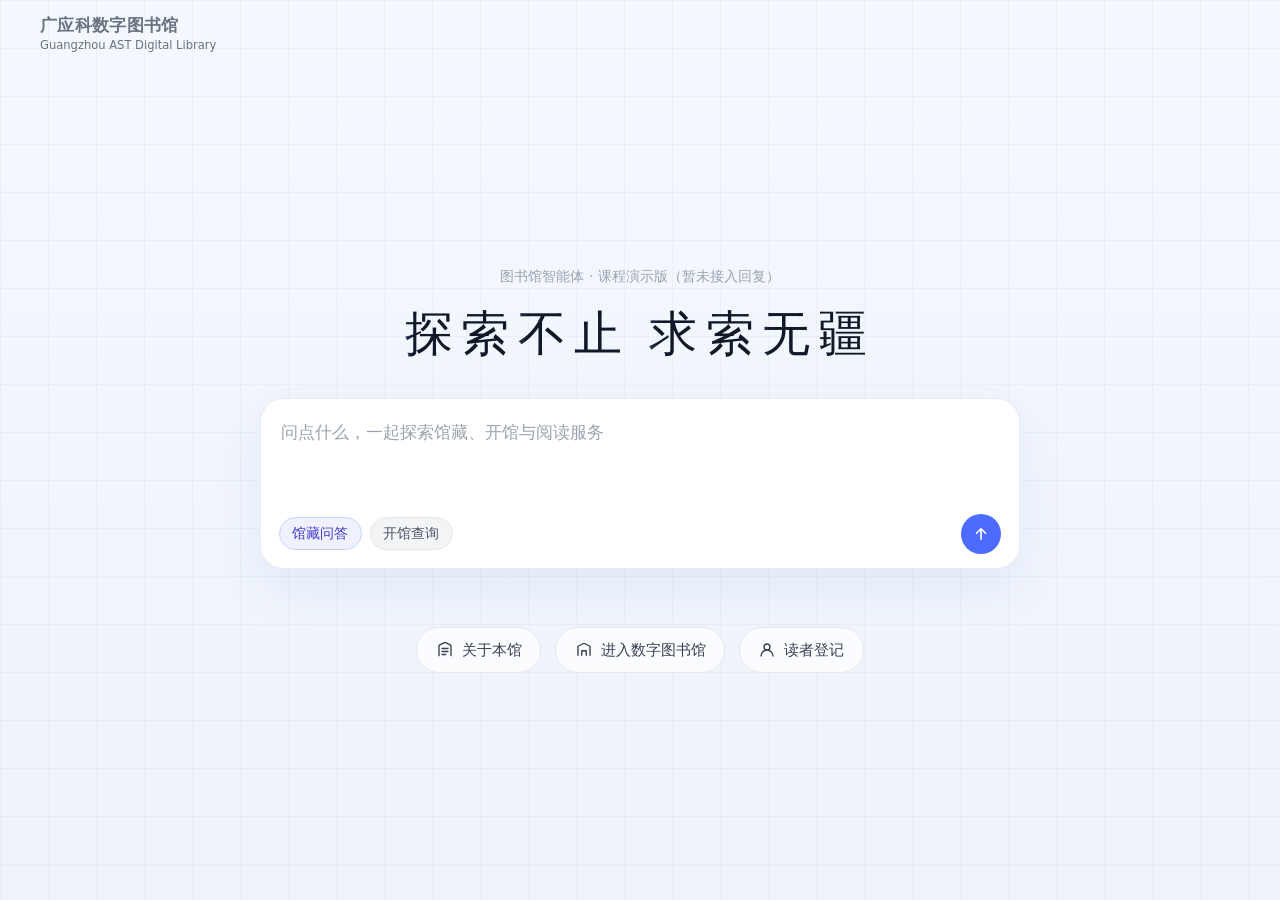
<file: index.html>
<!DOCTYPE html>
<html lang="zh-CN">
<head>
  <meta charset="UTF-8">
  <meta name="viewport" content="width=device-width, initial-scale=1.0">
  <title>广州应用科技学院数字图书馆</title>
  <link rel="stylesheet" href="css/portal.css">
</head>
<body>
  <header class="portal-header">
    <a class="portal-brand" href="index.html" aria-label="数字图书馆门户">
      <span>
        <strong>广应科数字图书馆</strong>
        <span>Guangzhou AST Digital Library</span>
      </span>
    </a>
  </header>

  <main class="portal-main">
    <p class="portal-note">图书馆智能体 · 课程演示版（暂未接入回复）</p>
    <h1 class="portal-title" aria-label="探索不止 求索无疆">
      <span class="title-part">探索</span><span class="title-part">不止</span><span class="title-space"> </span><span class="title-part">求索</span><span class="title-part">无疆</span>
    </h1>

    <form class="agent-box" id="agentForm" autocomplete="off">
      <textarea id="agentInput" rows="3" placeholder="问点什么，一起探索馆藏、开馆与阅读服务"></textarea>
      <div class="agent-toolbar">
        <div class="agent-chips">
          <span class="chip active">馆藏问答</span>
          <span class="chip">开馆查询</span>
        </div>
        <button class="send-btn" type="submit" aria-label="发送">
          <svg viewBox="0 0 24 24" fill="none" aria-hidden="true">
            <path d="M12 19V5M12 5l-6 6M12 5l6 6" stroke="currentColor" stroke-width="2.2" stroke-linecap="round" stroke-linejoin="round"/>
          </svg>
        </button>
      </div>
    </form>
    <div class="agent-tip" id="agentTip"></div>

    <nav class="portal-actions" aria-label="快捷入口">
      <a class="action-btn" href="group.html">
        <svg viewBox="0 0 24 24" fill="none" aria-hidden="true">
          <path d="M4 19.5V6.8c0-.7.4-1.3 1-1.6l6-3.1c.6-.3 1.4-.3 2 0l6 3.1c.6.3 1 .9 1 1.6v12.7" stroke="currentColor" stroke-width="1.8" stroke-linecap="round"/>
          <path d="M8 10h8M8 14h8M8 18h5" stroke="currentColor" stroke-width="1.8" stroke-linecap="round"/>
        </svg>
        关于本馆
      </a>
      <a class="action-btn" href="home.html">
        <svg viewBox="0 0 24 24" fill="none" aria-hidden="true">
          <path d="M4 19V7l8-4 8 4v12" stroke="currentColor" stroke-width="1.8" stroke-linecap="round" stroke-linejoin="round"/>
          <path d="M9 19v-6h6v6" stroke="currentColor" stroke-width="1.8" stroke-linecap="round" stroke-linejoin="round"/>
        </svg>
        进入数字图书馆
      </a>
      <a class="action-btn" href="register.html">
        <svg viewBox="0 0 24 24" fill="none" aria-hidden="true">
          <path d="M12 12a4 4 0 1 0-4-4 4 4 0 0 0 4 4Z" stroke="currentColor" stroke-width="1.8"/>
          <path d="M4 20a8 8 0 0 1 16 0" stroke="currentColor" stroke-width="1.8" stroke-linecap="round"/>
        </svg>
        读者登记
      </a>
    </nav>
  </main>

  <script>
    (function () {
      const form = document.getElementById("agentForm");
      const input = document.getElementById("agentInput");
      const tip = document.getElementById("agentTip");
      form.addEventListener("submit", function (e) {
        e.preventDefault();
        tip.textContent = "图书馆智能体暂未接入，请先通过下方入口进入数字图书馆。";
        input.blur();
      });
      input.addEventListener("keydown", function (e) {
        if (e.key === "Enter" && !e.shiftKey) {
          e.preventDefault();
          form.requestSubmit();
        }
      });
    })();
  </script>
</body>
</html>
</file>
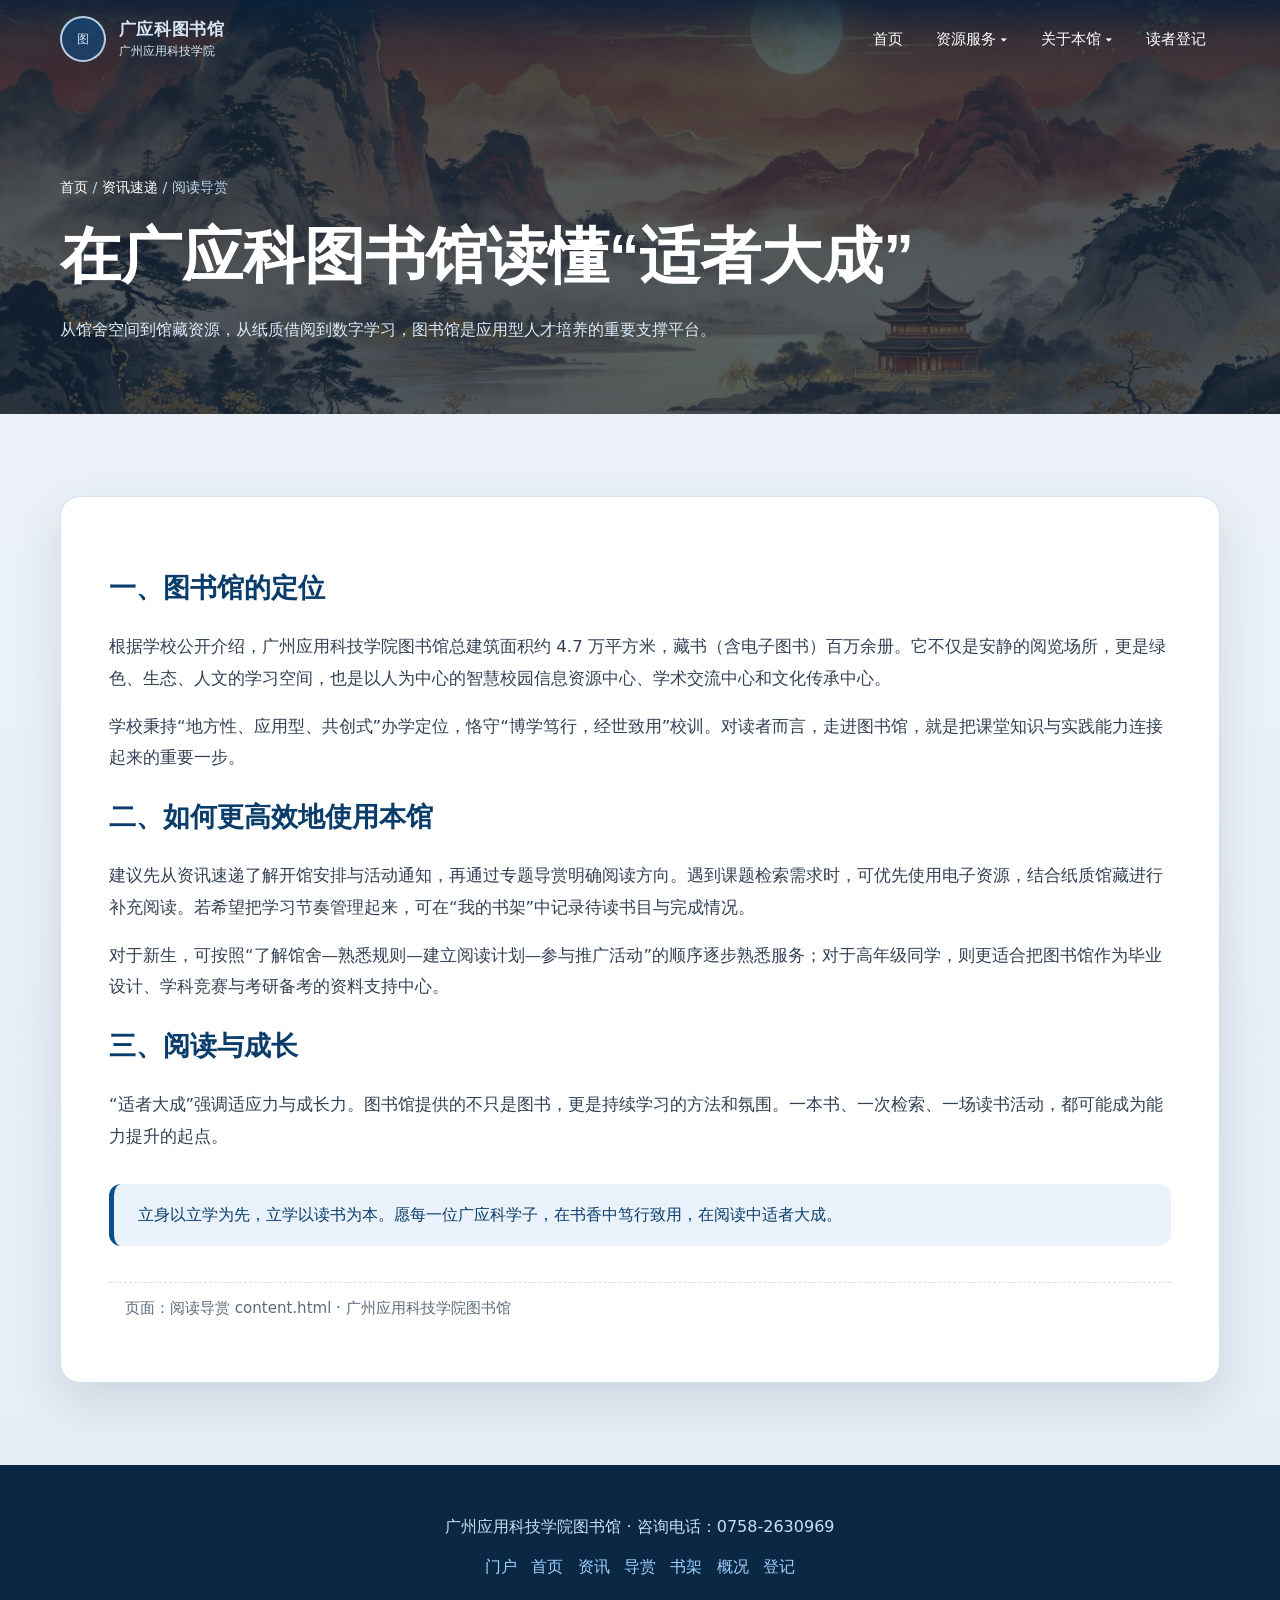
<file: content.html>
<!DOCTYPE html>
<html lang="zh-CN">
	<head>
	  <meta charset="UTF-8">
	  <meta name="viewport" content="width=device-width, initial-scale=1.0">
	  <title>阅读导赏 · 广应科图书馆</title>
	  <link rel="stylesheet" href="css/bootstrap.min.css">
	  <link rel="stylesheet" href="css/style.css">
	</head>
	<body>
		<header class="site-header">
		  <div class="container nav-wrap">
			<a class="brand" href="home.html" aria-label="返回首页">
			  <span class="brand-mark">图</span>
			  <span><strong>广应科图书馆</strong><span>广州应用科技学院</span></span>
			</a>
			<button class="nav-toggle" type="button">菜单</button>
			<ul class="main-nav">
			  <li><a href="home.html">首页</a></li>
			  <li class="has-sub"><button class="menu-btn" type="button">资源服务 ▾</button>
				<ul class="submenu">
				  <li><a href="list.html">资讯速递</a></li>
				  <li><a href="content.html">阅读导赏</a></li>
				  <li><a href="toDoList.html">我的书架</a></li>
				</ul>
			  </li>
			  <li class="has-sub"><button class="menu-btn" type="button">关于本馆 ▾</button>
				<ul class="submenu">
				  <li><a href="group.html">本馆概况</a></li>
				  <li><a href="member1Work.html">站点说明</a></li>
				</ul>
			  </li>
			  <li><a href="register.html">读者登记</a></li>
			</ul>
		  </div>
		</header>

		<main>
		  <section class="page-hero"><div class="container"><div class="breadcrumb"><a href="home.html">首页</a> / <a href="list.html">资讯速递</a> / 阅读导赏</div><h1>在广应科图书馆读懂“适者大成”</h1><p>从馆舍空间到馆藏资源，从纸质借阅到数字学习，图书馆是应用型人才培养的重要支撑平台。</p></div></section>

		  <section class="section"><div class="container">
			<article class="content-article">
			  <h2>一、图书馆的定位</h2>
			  <p>根据学校公开介绍，广州应用科技学院图书馆总建筑面积约 4.7 万平方米，藏书（含电子图书）百万余册。它不仅是安静的阅览场所，更是绿色、生态、人文的学习空间，也是以人为中心的智慧校园信息资源中心、学术交流中心和文化传承中心。</p>
			  <p>学校秉持“地方性、应用型、共创式”办学定位，恪守“博学笃行，经世致用”校训。对读者而言，走进图书馆，就是把课堂知识与实践能力连接起来的重要一步。</p>
			  <h2>二、如何更高效地使用本馆</h2>
			  <p>建议先从资讯速递了解开馆安排与活动通知，再通过专题导赏明确阅读方向。遇到课题检索需求时，可优先使用电子资源，结合纸质馆藏进行补充阅读。若希望把学习节奏管理起来，可在“我的书架”中记录待读书目与完成情况。</p>
			  <p>对于新生，可按照“了解馆舍—熟悉规则—建立阅读计划—参与推广活动”的顺序逐步熟悉服务；对于高年级同学，则更适合把图书馆作为毕业设计、学科竞赛与考研备考的资料支持中心。</p>
			  <h2>三、阅读与成长</h2>
			  <p>“适者大成”强调适应力与成长力。图书馆提供的不只是图书，更是持续学习的方法和氛围。一本书、一次检索、一场读书活动，都可能成为能力提升的起点。</p>
			  <blockquote>立身以立学为先，立学以读书为本。愿每一位广应科学子，在书香中笃行致用，在阅读中适者大成。</blockquote>
			  <div class="author">页面：阅读导赏 content.html · 广州应用科技学院图书馆</div>
			</article>
		  </div></section>
		</main>

		<footer class="site-footer">
		  <div class="container">
			<p>广州应用科技学院图书馆 · 咨询电话：0758-2630969</p>
			<p><a href="index.html">门户</a><a href="home.html">首页</a><a href="list.html">资讯</a><a href="content.html">导赏</a><a href="toDoList.html">书架</a><a href="group.html">概况</a><a href="register.html">登记</a></p>
		  </div>
		</footer>
		<script src="js/main.js"></script>
	</body>
</html>
</file>
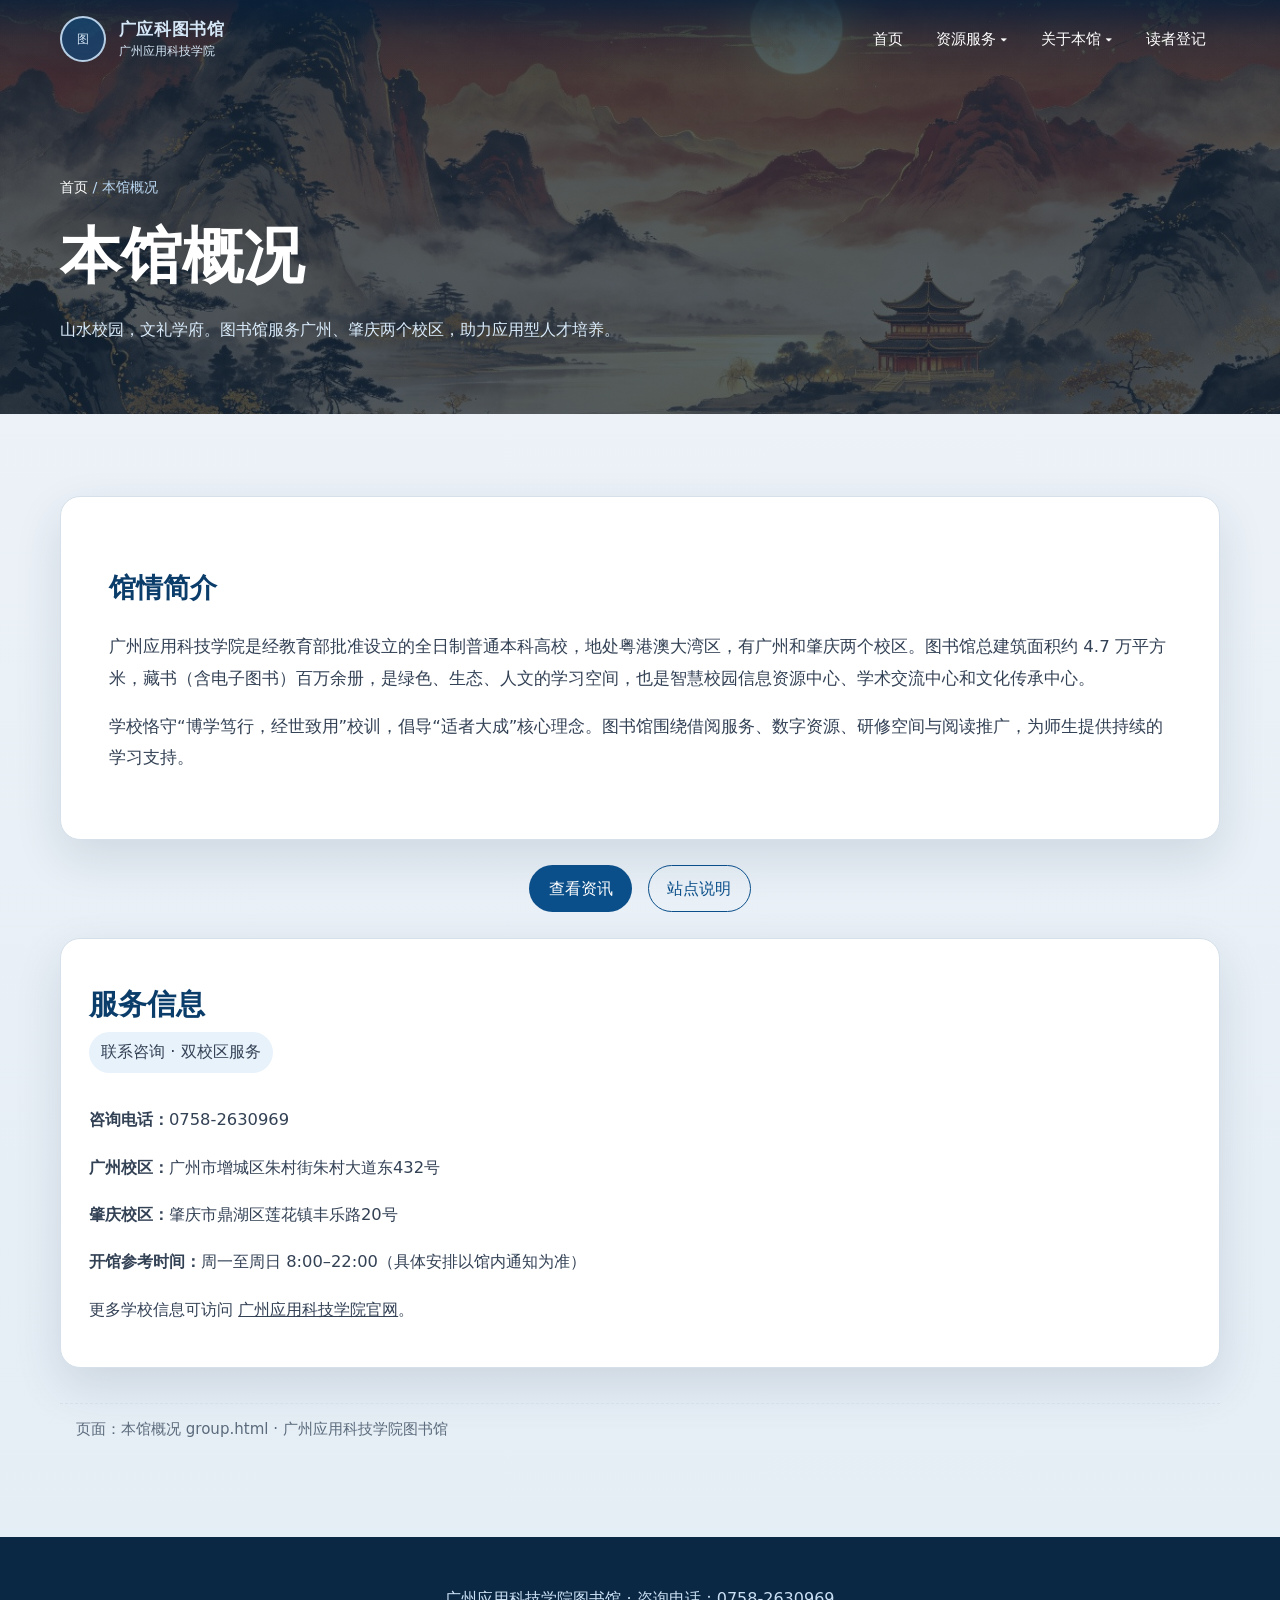
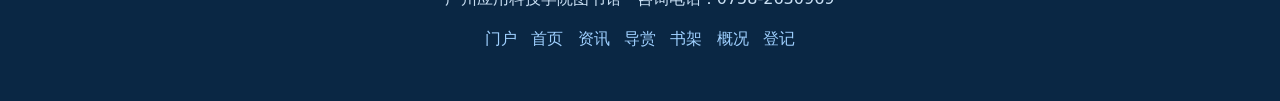
<file: group.html>
<!DOCTYPE html>
<html lang="zh-CN">
	<head>
	  <meta charset="UTF-8">
	  <meta name="viewport" content="width=device-width, initial-scale=1.0">
	  <title>本馆概况 · 广应科图书馆</title>
	  <link rel="stylesheet" href="css/bootstrap.min.css">
	  <link rel="stylesheet" href="css/style.css">
	</head>
	<body>
		<header class="site-header">
		  <div class="container nav-wrap">
			<a class="brand" href="home.html" aria-label="返回首页">
			  <span class="brand-mark">图</span>
			  <span><strong>广应科图书馆</strong><span>广州应用科技学院</span></span>
			</a>
			<button class="nav-toggle" type="button">菜单</button>
			<ul class="main-nav">
			  <li><a href="home.html">首页</a></li>
			  <li class="has-sub"><button class="menu-btn" type="button">资源服务 ▾</button>
				<ul class="submenu">
				  <li><a href="list.html">资讯速递</a></li>
				  <li><a href="content.html">阅读导赏</a></li>
				  <li><a href="toDoList.html">我的书架</a></li>
				</ul>
			  </li>
			  <li class="has-sub"><button class="menu-btn" type="button">关于本馆 ▾</button>
				<ul class="submenu">
				  <li><a href="group.html">本馆概况</a></li>
				  <li><a href="member1Work.html">站点说明</a></li>
				</ul>
			  </li>
			  <li><a href="register.html">读者登记</a></li>
			</ul>
		  </div>
		</header>

		<main>
		  <section class="page-hero"><div class="container"><div class="breadcrumb"><a href="home.html">首页</a> / 本馆概况</div><h1>本馆概况</h1><p>山水校园，文礼学府。图书馆服务广州、肇庆两个校区，助力应用型人才培养。</p></div></section>

		  <section class="section"><div class="container">
			<article class="content-article group-intro">
			  <h2>馆情简介</h2>
			  <p>广州应用科技学院是经教育部批准设立的全日制普通本科高校，地处粤港澳大湾区，有广州和肇庆两个校区。图书馆总建筑面积约 4.7 万平方米，藏书（含电子图书）百万余册，是绿色、生态、人文的学习空间，也是智慧校园信息资源中心、学术交流中心和文化传承中心。</p>
			  <p>学校恪守“博学笃行，经世致用”校训，倡导“适者大成”核心理念。图书馆围绕借阅服务、数字资源、研修空间与阅读推广，为师生提供持续的学习支持。</p>
			</article>
			<div class="poetry-link-row">
			  <a class="btn btn-primary" href="list.html">查看资讯</a>
			  <a class="btn btn-outline" href="member1Work.html">站点说明</a>
			</div>
			<article class="group-member-detail">
			  <div class="group-member-text">
				<h2>服务信息</h2>
				<p class="profile-tag">联系咨询 · 双校区服务</p>
				<p><strong>咨询电话：</strong>0758-2630969</p>
				<p><strong>广州校区：</strong>广州市增城区朱村街朱村大道东432号</p>
				<p><strong>肇庆校区：</strong>肇庆市鼎湖区莲花镇丰乐路20号</p>
				<p><strong>开馆参考时间：</strong>周一至周日 8:00–22:00（具体安排以馆内通知为准）</p>
				<p>更多学校信息可访问 <a href="https://www.gzasc.edu.cn/" target="_blank" rel="noopener">广州应用科技学院官网</a>。</p>
			  </div>
			</article>
			<div class="author">页面：本馆概况 group.html · 广州应用科技学院图书馆</div>
		  </div></section>
		</main>

		<footer class="site-footer">
		  <div class="container">
			<p>广州应用科技学院图书馆 · 咨询电话：0758-2630969</p>
			<p><a href="index.html">门户</a><a href="home.html">首页</a><a href="list.html">资讯</a><a href="content.html">导赏</a><a href="toDoList.html">书架</a><a href="group.html">概况</a><a href="register.html">登记</a></p>
		  </div>
		</footer>
		<script src="js/main.js"></script>
	</body>
</html>
</file>
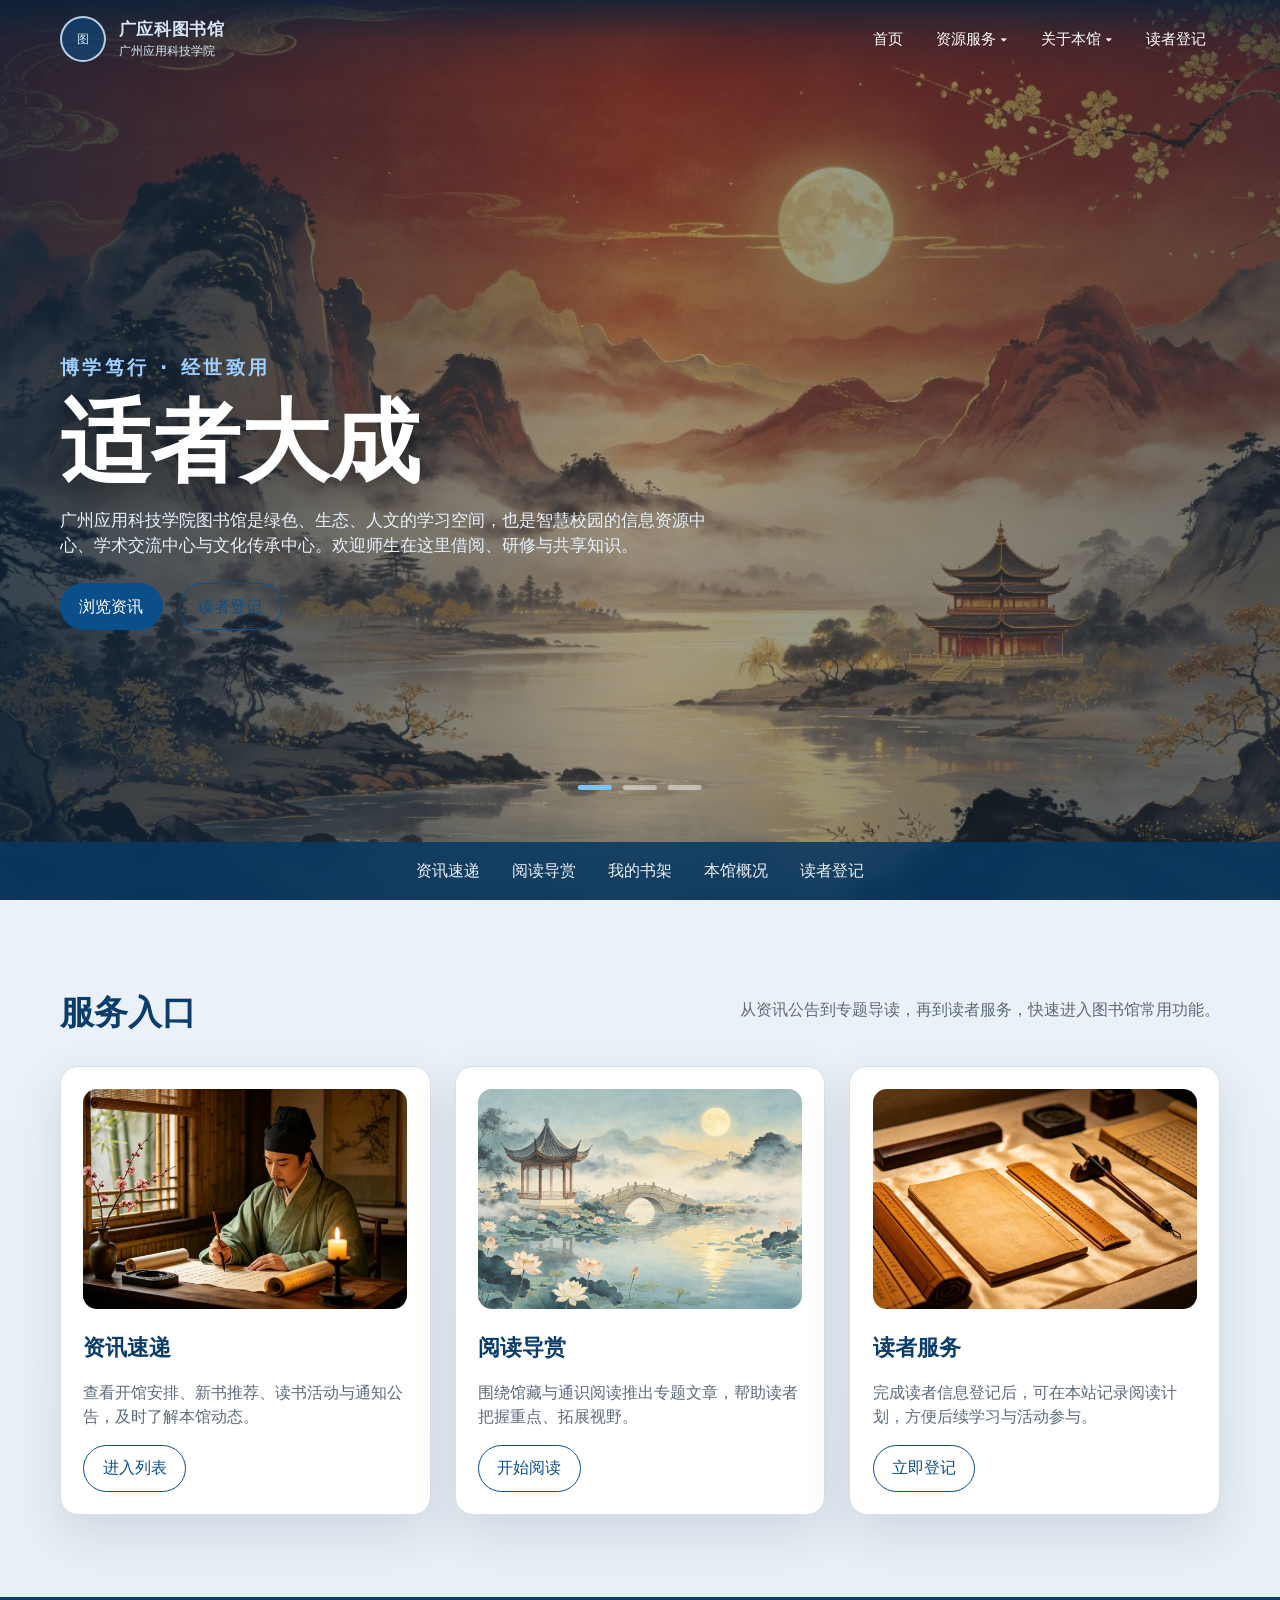
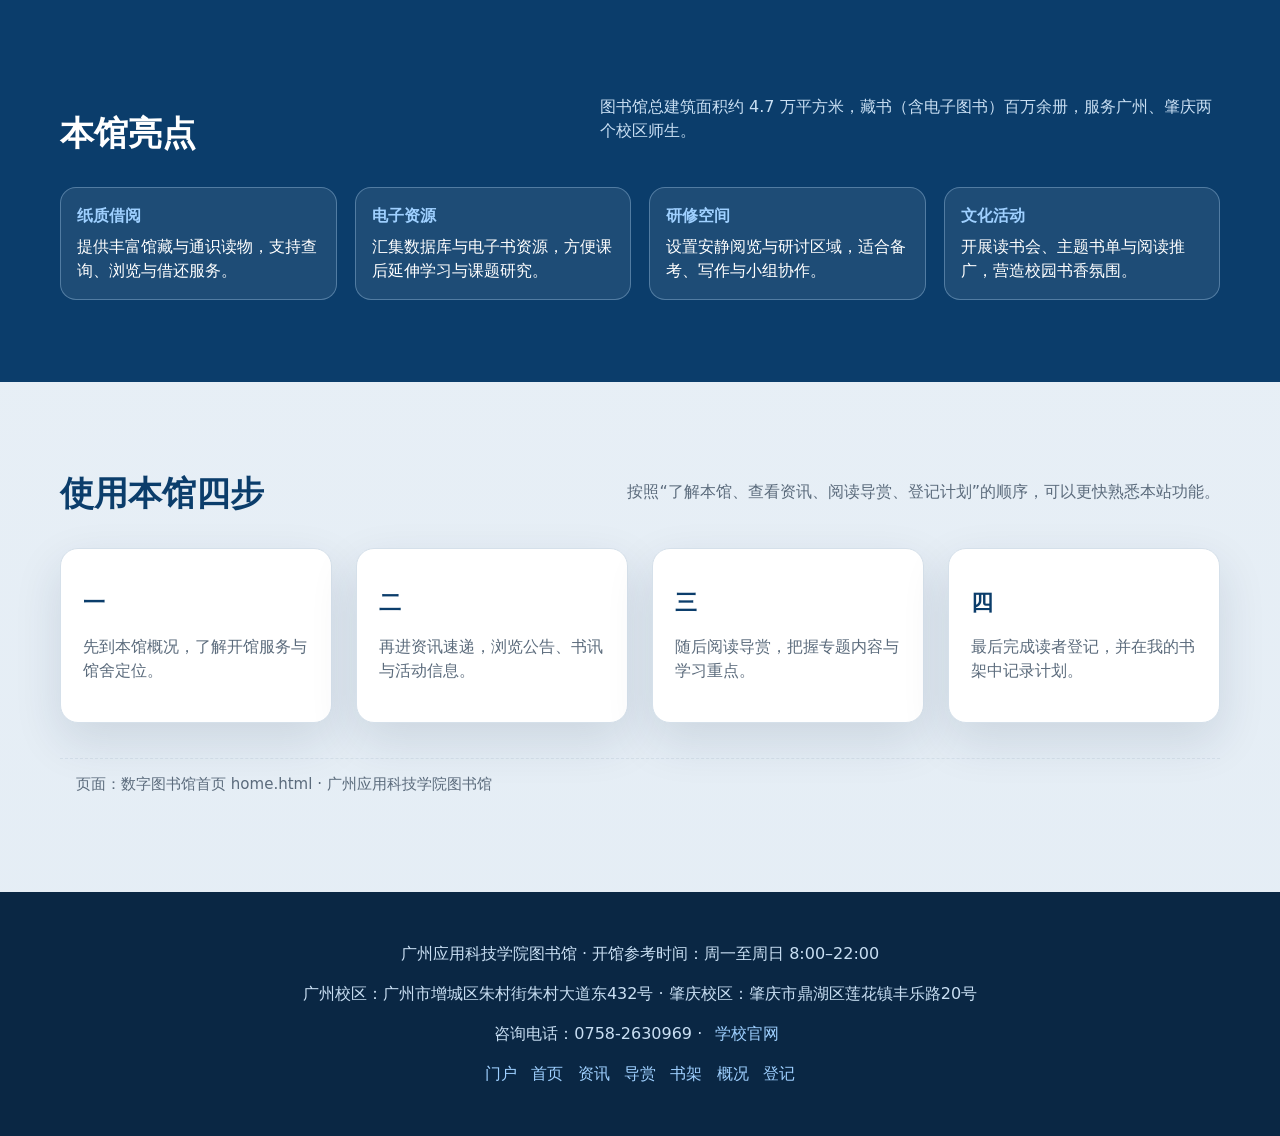
<file: home.html>
<!DOCTYPE html>
<html lang="zh-CN">
	<head>
	  <meta charset="UTF-8">
	  <meta name="viewport" content="width=device-width, initial-scale=1.0">
	  <title>广州应用科技学院图书馆</title>
	  <link rel="stylesheet" href="css/bootstrap.min.css">
	  <link rel="stylesheet" href="css/style.css">
	</head>
	<body>
		<header class="site-header">
		  <div class="container nav-wrap">
			<a class="brand" href="home.html" aria-label="返回首页">
			  <span class="brand-mark">图</span>
			  <span><strong>广应科图书馆</strong><span>广州应用科技学院</span></span>
			</a>
			<button class="nav-toggle" type="button">菜单</button>
			<ul class="main-nav">
			  <li><a href="home.html">首页</a></li>
			  <li class="has-sub"><button class="menu-btn" type="button">资源服务 ▾</button>
				<ul class="submenu">
				  <li><a href="list.html">资讯速递</a></li>
				  <li><a href="content.html">阅读导赏</a></li>
				  <li><a href="toDoList.html">我的书架</a></li>
				</ul>
			  </li>
			  <li class="has-sub"><button class="menu-btn" type="button">关于本馆 ▾</button>
				<ul class="submenu">
				  <li><a href="group.html">本馆概况</a></li>
				  <li><a href="member1Work.html">站点说明</a></li>
				</ul>
			  </li>
			  <li><a href="register.html">读者登记</a></li>
			</ul>
		  </div>
		</header>

		<main>
		  <section class="hero">
			<div class="slide active" style="background-image:url('img/hero_poetry.jpg')"></div>
			<div class="slide" style="background-image:url('img/slide_scholar.jpg')"></div>
			<div class="slide" style="background-image:url('img/slide_lotus.jpg')"></div>
			<div class="container hero-content">
			  <div class="hero-copy">
				<h4 class="eyebrow">博学笃行 · 经世致用</h4>
				<h1>适者大成</h1>
				<p>广州应用科技学院图书馆是绿色、生态、人文的学习空间，也是智慧校园的信息资源中心、学术交流中心与文化传承中心。欢迎师生在这里借阅、研修与共享知识。</p>
				<div class="d-flex gap-3 flex-wrap mt-4">
				  <a class="btn btn-primary" href="list.html">浏览资讯</a>
				  <a class="btn btn-outline" href="register.html">读者登记</a>
				</div>
			  </div>
			</div>
			<div class="carousel-dots"><button class="dot active"></button><button class="dot"></button><button class="dot"></button></div>
			<div class="quick-bar"><div class="container"><a href="list.html">资讯速递</a><a href="content.html">阅读导赏</a><a href="toDoList.html">我的书架</a><a href="group.html">本馆概况</a><a href="register.html">读者登记</a></div></div>
		  </section>

		  <section class="section">
			<div class="container">
			  <div class="section-title"><h2>服务入口</h2><p>从资讯公告到专题导读，再到读者服务，快速进入图书馆常用功能。</p></div>
			  <div class="row g-4">
				<div class="col-md-4"><article class="poem-card"><img src="img/slide_scholar.jpg" alt="资讯速递"><h3>资讯速递</h3><p>查看开馆安排、新书推荐、读书活动与通知公告，及时了解本馆动态。</p><a class="btn btn-outline" href="list.html">进入列表</a></article></div>
				<div class="col-md-4"><article class="poem-card"><img src="img/slide_lotus.jpg" alt="阅读导赏"><h3>阅读导赏</h3><p>围绕馆藏与通识阅读推出专题文章，帮助读者把握重点、拓展视野。</p><a class="btn btn-outline" href="content.html">开始阅读</a></article></div>
				<div class="col-md-4"><article class="poem-card"><img src="img/thumb_books.jpg" alt="读者服务"><h3>读者服务</h3><p>完成读者信息登记后，可在本站记录阅读计划，方便后续学习与活动参与。</p><a class="btn btn-outline" href="register.html">立即登记</a></article></div>
			  </div>
			</div>
		  </section>

		  <section class="section ink-band">
			<div class="container">
			  <div class="section-title"><h2>本馆亮点</h2><p>图书馆总建筑面积约 4.7 万平方米，藏书（含电子图书）百万余册，服务广州、肇庆两个校区师生。</p></div>
			  <div class="quote-grid">
				<div class="quote"><strong>纸质借阅</strong>提供丰富馆藏与通识读物，支持查询、浏览与借还服务。</div>
				<div class="quote"><strong>电子资源</strong>汇集数据库与电子书资源，方便课后延伸学习与课题研究。</div>
				<div class="quote"><strong>研修空间</strong>设置安静阅览与研讨区域，适合备考、写作与小组协作。</div>
				<div class="quote"><strong>文化活动</strong>开展读书会、主题书单与阅读推广，营造校园书香氛围。</div>
			  </div>
			</div>
		  </section>

		  <section class="section">
			<div class="container">
			  <div class="section-title"><h2>使用本馆四步</h2><p>按照“了解本馆、查看资讯、阅读导赏、登记计划”的顺序，可以更快熟悉本站功能。</p></div>
			  <div class="row g-4">
				<div class="col-md-3"><div class="poem-card"><h3>一</h3><p>先到本馆概况，了解开馆服务与馆舍定位。</p></div></div>
				<div class="col-md-3"><div class="poem-card"><h3>二</h3><p>再进资讯速递，浏览公告、书讯与活动信息。</p></div></div>
				<div class="col-md-3"><div class="poem-card"><h3>三</h3><p>随后阅读导赏，把握专题内容与学习重点。</p></div></div>
				<div class="col-md-3"><div class="poem-card"><h3>四</h3><p>最后完成读者登记，并在我的书架中记录计划。</p></div></div>
			  </div>
			  <div class="author">页面：数字图书馆首页 home.html · 广州应用科技学院图书馆</div>
			</div>
		  </section>
		</main>

		<footer class="site-footer">
		  <div class="container">
			<p>广州应用科技学院图书馆 · 开馆参考时间：周一至周日 8:00–22:00</p>
			<p>广州校区：广州市增城区朱村街朱村大道东432号 · 肇庆校区：肇庆市鼎湖区莲花镇丰乐路20号</p>
			<p>咨询电话：0758-2630969 · <a href="https://www.gzasc.edu.cn/" target="_blank" rel="noopener">学校官网</a></p>
			<p><a href="index.html">门户</a><a href="home.html">首页</a><a href="list.html">资讯</a><a href="content.html">导赏</a><a href="toDoList.html">书架</a><a href="group.html">概况</a><a href="register.html">登记</a></p>
		  </div>
		</footer>
		<script src="js/main.js"></script>
	</body>
</html>
</file>
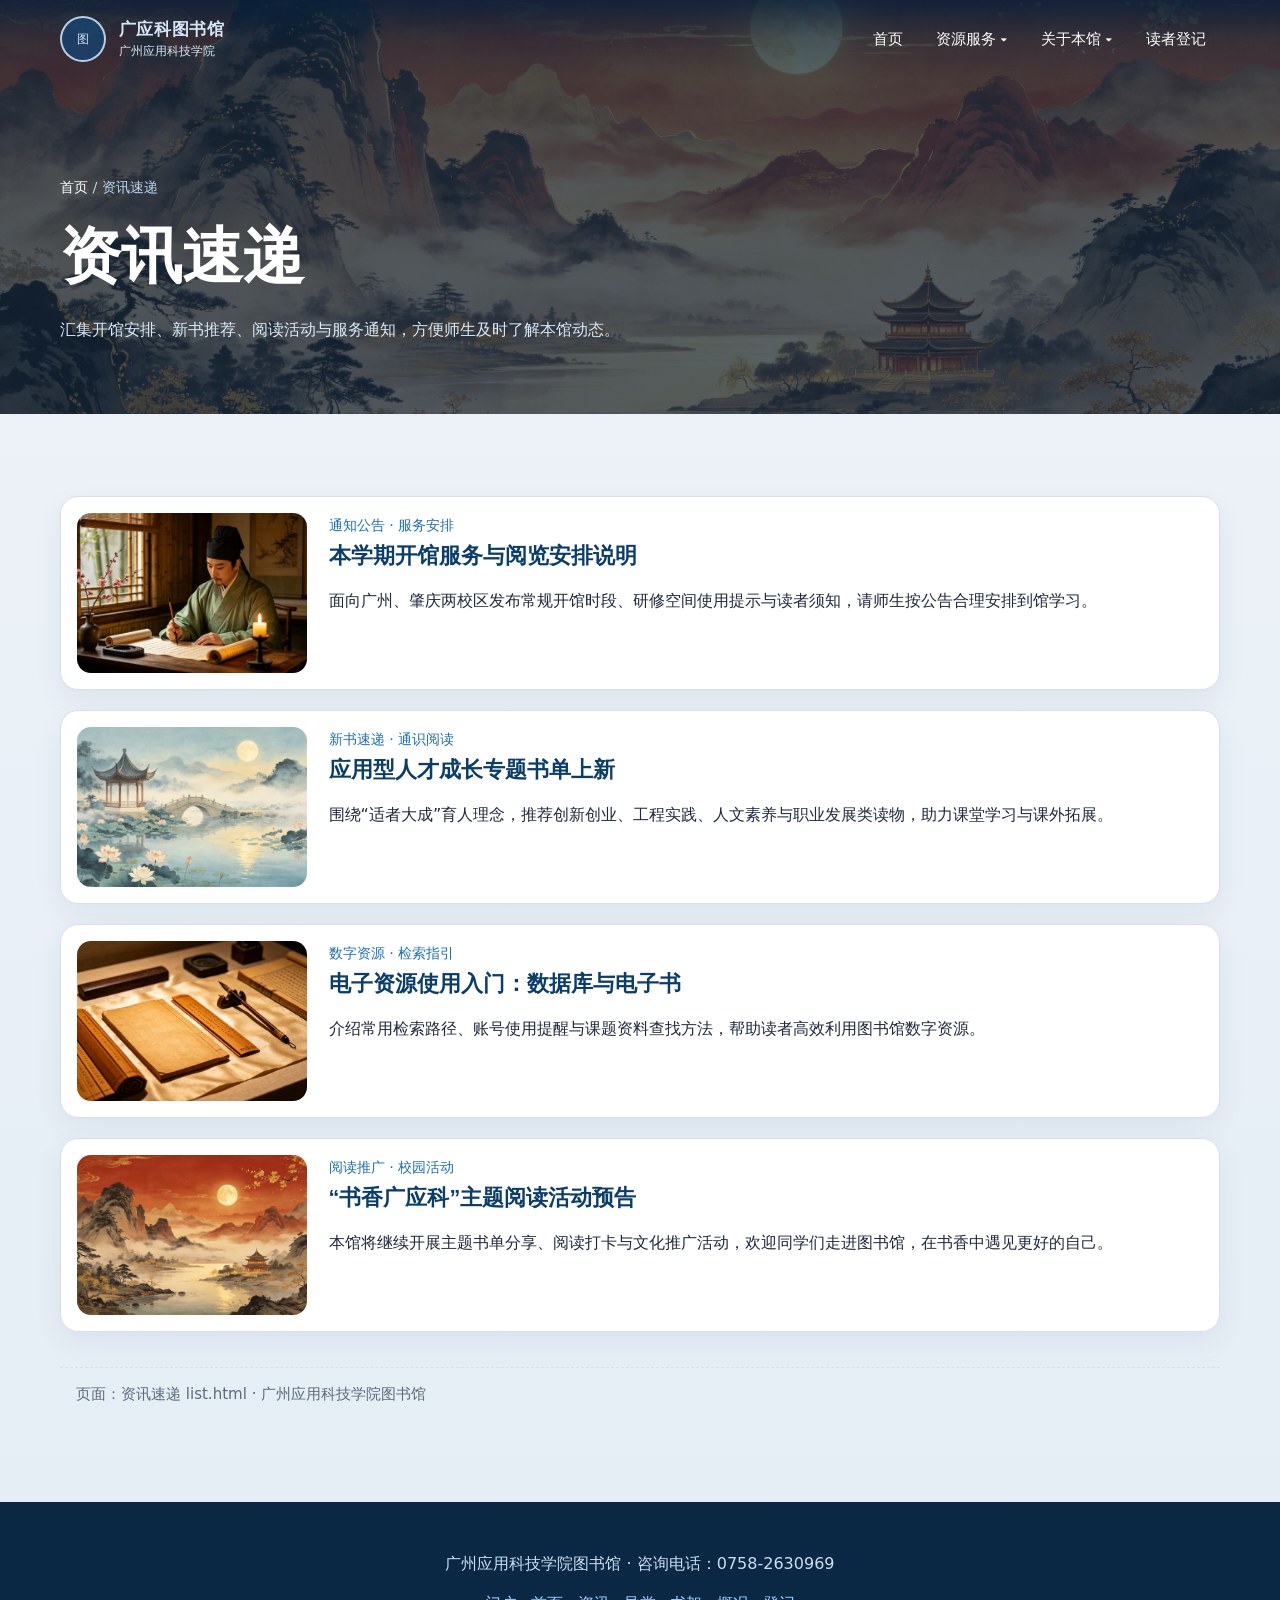
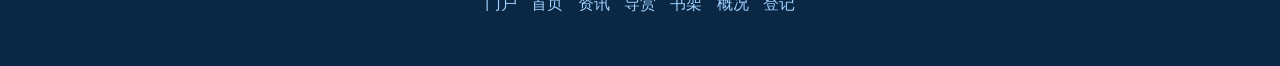
<file: list.html>
<!DOCTYPE html>
<html lang="zh-CN">
	<head>
	  <meta charset="UTF-8">
	  <meta name="viewport" content="width=device-width, initial-scale=1.0">
	  <title>资讯速递 · 广应科图书馆</title>
	  <link rel="stylesheet" href="css/bootstrap.min.css">
	  <link rel="stylesheet" href="css/style.css">
	</head>
	<body>
		<header class="site-header">
		  <div class="container nav-wrap">
			<a class="brand" href="home.html" aria-label="返回首页">
			  <span class="brand-mark">图</span>
			  <span><strong>广应科图书馆</strong><span>广州应用科技学院</span></span>
			</a>
			<button class="nav-toggle" type="button">菜单</button>
			<ul class="main-nav">
			  <li><a href="home.html">首页</a></li>
			  <li class="has-sub"><button class="menu-btn" type="button">资源服务 ▾</button>
				<ul class="submenu">
				  <li><a href="list.html">资讯速递</a></li>
				  <li><a href="content.html">阅读导赏</a></li>
				  <li><a href="toDoList.html">我的书架</a></li>
				</ul>
			  </li>
			  <li class="has-sub"><button class="menu-btn" type="button">关于本馆 ▾</button>
				<ul class="submenu">
				  <li><a href="group.html">本馆概况</a></li>
				  <li><a href="member1Work.html">站点说明</a></li>
				</ul>
			  </li>
			  <li><a href="register.html">读者登记</a></li>
			</ul>
		  </div>
		</header>

		<main>
		  <section class="page-hero"><div class="container"><div class="breadcrumb"><a href="home.html">首页</a> / 资讯速递</div><h1>资讯速递</h1><p>汇集开馆安排、新书推荐、阅读活动与服务通知，方便师生及时了解本馆动态。</p></div></section>

		  <section class="section"><div class="container">
			<a class="list-item" href="content.html"><img src="img/slide_scholar.jpg" alt="开馆服务"><div><span class="meta">通知公告 · 服务安排</span><h3>本学期开馆服务与阅览安排说明</h3><p>面向广州、肇庆两校区发布常规开馆时段、研修空间使用提示与读者须知，请师生按公告合理安排到馆学习。</p></div></a>
			<a class="list-item" href="content.html"><img src="img/slide_lotus.jpg" alt="新书推荐"><div><span class="meta">新书速递 · 通识阅读</span><h3>应用型人才成长专题书单上新</h3><p>围绕“适者大成”育人理念，推荐创新创业、工程实践、人文素养与职业发展类读物，助力课堂学习与课外拓展。</p></div></a>
			<a class="list-item" href="content.html"><img src="img/thumb_books.jpg" alt="电子资源"><div><span class="meta">数字资源 · 检索指引</span><h3>电子资源使用入门：数据库与电子书</h3><p>介绍常用检索路径、账号使用提醒与课题资料查找方法，帮助读者高效利用图书馆数字资源。</p></div></a>
			<a class="list-item" href="content.html"><img src="img/hero_poetry.jpg" alt="读书活动"><div><span class="meta">阅读推广 · 校园活动</span><h3>“书香广应科”主题阅读活动预告</h3><p>本馆将继续开展主题书单分享、阅读打卡与文化推广活动，欢迎同学们走进图书馆，在书香中遇见更好的自己。</p></div></a>
			<div class="author">页面：资讯速递 list.html · 广州应用科技学院图书馆</div>
		  </div></section>
		</main>

		<footer class="site-footer">
		  <div class="container">
			<p>广州应用科技学院图书馆 · 咨询电话：0758-2630969</p>
			<p><a href="index.html">门户</a><a href="home.html">首页</a><a href="list.html">资讯</a><a href="content.html">导赏</a><a href="toDoList.html">书架</a><a href="group.html">概况</a><a href="register.html">登记</a></p>
		  </div>
		</footer>
		<script src="js/main.js"></script>
	</body>
</html>
</file>
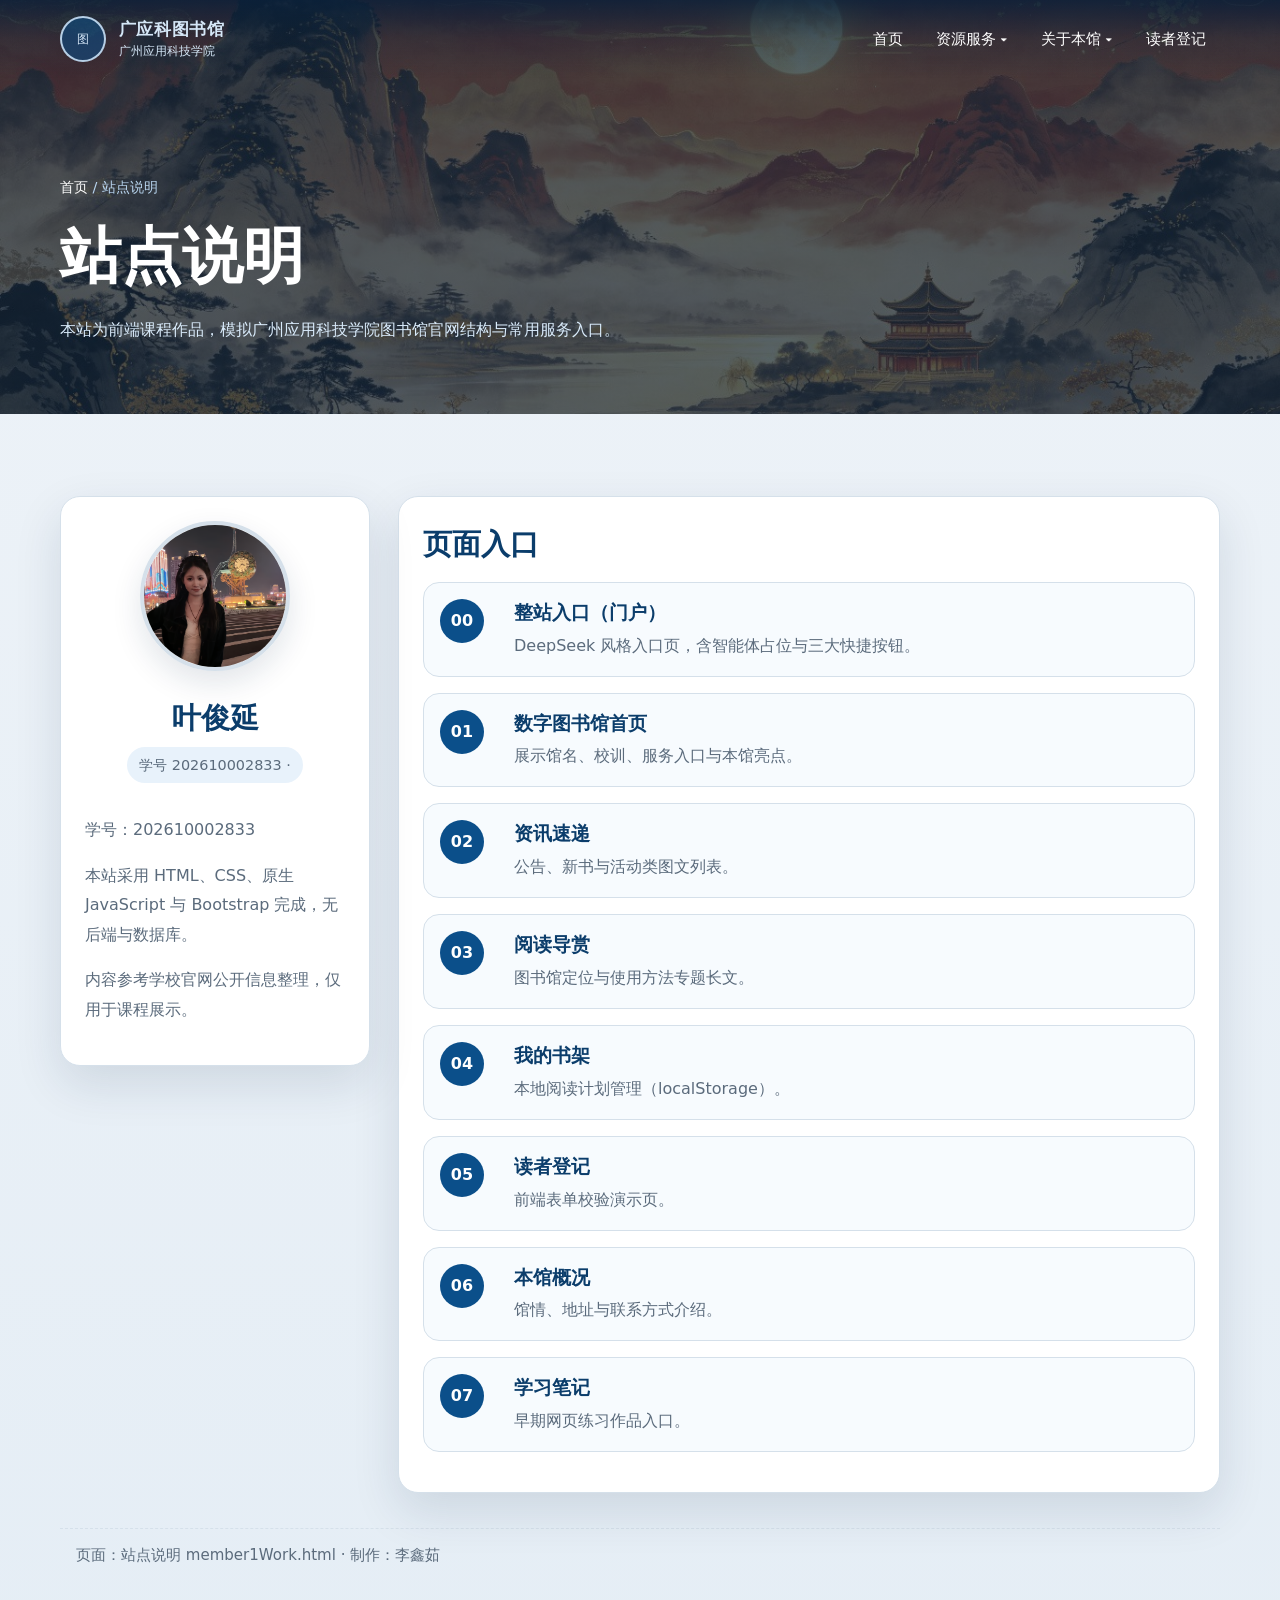
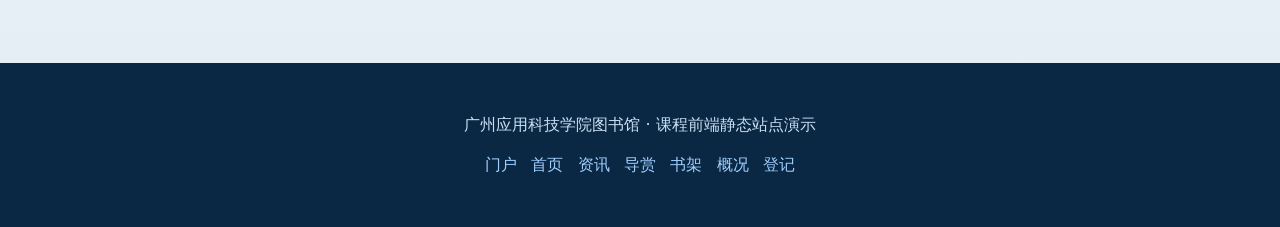
<file: member1Work.html>
<!DOCTYPE html>
<html lang="zh-CN">
	<head>
	  <meta charset="UTF-8">
	  <meta name="viewport" content="width=device-width, initial-scale=1.0">
	  <title>站点说明 · 广应科图书馆</title>
	  <link rel="stylesheet" href="css/bootstrap.min.css">
	  <link rel="stylesheet" href="css/style.css">
	</head>
	<body>
		<header class="site-header">
		  <div class="container nav-wrap">
			<a class="brand" href="home.html" aria-label="返回首页">
			  <span class="brand-mark">图</span>
			  <span><strong>广应科图书馆</strong><span>广州应用科技学院</span></span>
			</a>
			<button class="nav-toggle" type="button">菜单</button>
			<ul class="main-nav">
			  <li><a href="home.html">首页</a></li>
			  <li class="has-sub"><button class="menu-btn" type="button">资源服务 ▾</button>
				<ul class="submenu">
				  <li><a href="list.html">资讯速递</a></li>
				  <li><a href="content.html">阅读导赏</a></li>
				  <li><a href="toDoList.html">我的书架</a></li>
				</ul>
			  </li>
			  <li class="has-sub"><button class="menu-btn" type="button">关于本馆 ▾</button>
				<ul class="submenu">
				  <li><a href="group.html">本馆概况</a></li>
				  <li><a href="member1Work.html">站点说明</a></li>
				</ul>
			  </li>
			  <li><a href="register.html">读者登记</a></li>
			</ul>
		  </div>
		</header>

		<main>
		  <section class="page-hero"><div class="container"><div class="breadcrumb"><a href="home.html">首页</a> / 站点说明</div><h1>站点说明</h1><p>本站为前端课程作品，模拟广州应用科技学院图书馆官网结构与常用服务入口。</p></div></section>

		  <section class="section">
			<div class="container">
			  <div class="member-work-layout">
				<aside class="profile-aside">
				  <img class="avatar-small" src="img/member_lixinru.jpg" alt="叶俊延">
				  <h2>叶俊延</h2>
				  <p class="profile-tag">学号 202610002833 · </p>
				  <p>学号：202610002833</p>
				  <p>本站采用 HTML、CSS、原生 JavaScript 与 Bootstrap 完成，无后端与数据库。</p>
				  <p>内容参考学校官网公开信息整理，仅用于课程展示。</p>
				</aside>
				<section class="work-list-panel">
				  <h2>页面入口</h2>
				  <a class="work-list-link" href="index.html"><span>00</span><div><h3>整站入口（门户）</h3><p>DeepSeek 风格入口页，含智能体占位与三大快捷按钮。</p></div></a>
				  <a class="work-list-link" href="home.html"><span>01</span><div><h3>数字图书馆首页</h3><p>展示馆名、校训、服务入口与本馆亮点。</p></div></a>
				  <a class="work-list-link" href="list.html"><span>02</span><div><h3>资讯速递</h3><p>公告、新书与活动类图文列表。</p></div></a>
				  <a class="work-list-link" href="content.html"><span>03</span><div><h3>阅读导赏</h3><p>图书馆定位与使用方法专题长文。</p></div></a>
				  <a class="work-list-link" href="toDoList.html"><span>04</span><div><h3>我的书架</h3><p>本地阅读计划管理（localStorage）。</p></div></a>
				  <a class="work-list-link" href="register.html"><span>05</span><div><h3>读者登记</h3><p>前端表单校验演示页。</p></div></a>
				  <a class="work-list-link" href="group.html"><span>06</span><div><h3>本馆概况</h3><p>馆情、地址与联系方式介绍。</p></div></a>
				  <a class="work-list-link" href="../李鑫茹页面/学习笔记.html"><span>07</span><div><h3>学习笔记</h3><p>早期网页练习作品入口。</p></div></a>
				</section>
			  </div>
			  <div class="author">页面：站点说明 member1Work.html · 制作：李鑫茹</div>
			</div>
		  </section>
		</main>

		<footer class="site-footer">
		  <div class="container">
			<p>广州应用科技学院图书馆 · 课程前端静态站点演示</p>
			<p><a href="index.html">门户</a><a href="home.html">首页</a><a href="list.html">资讯</a><a href="content.html">导赏</a><a href="toDoList.html">书架</a><a href="group.html">概况</a><a href="register.html">登记</a></p>
		  </div>
		</footer>
		<script src="js/main.js"></script>
	</body>
</html>
</file>
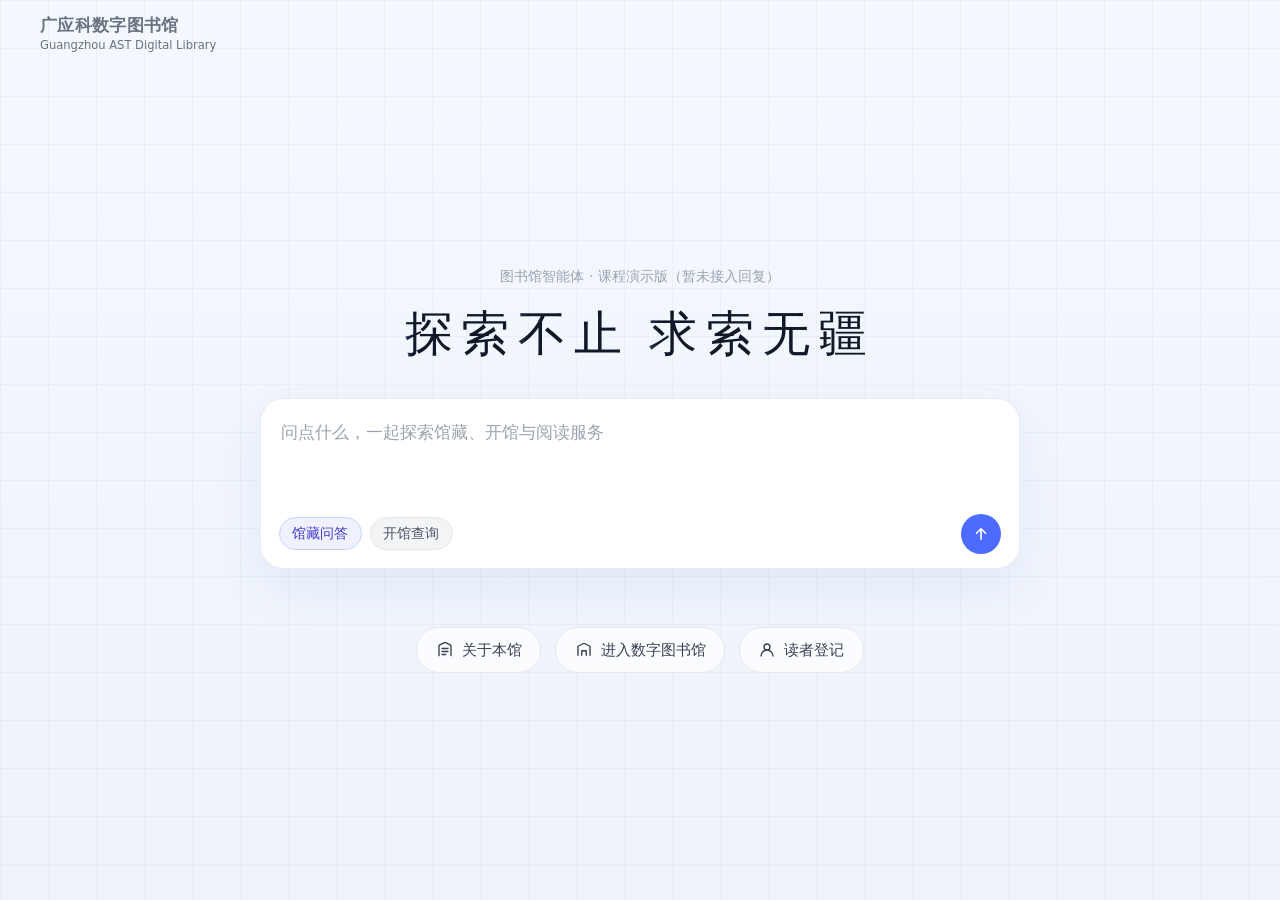
<file: portal.html>
<!DOCTYPE html>
<html lang="zh-CN">
<head>
  <meta charset="UTF-8">
  <meta http-equiv="refresh" content="0; url=index.html">
  <title>跳转到整站入口</title>
  <script>location.replace("index.html");</script>
</head>
<body>
  <p><a href="index.html">进入广州应用科技学院数字图书馆</a></p>
</body>
</html>
</file>
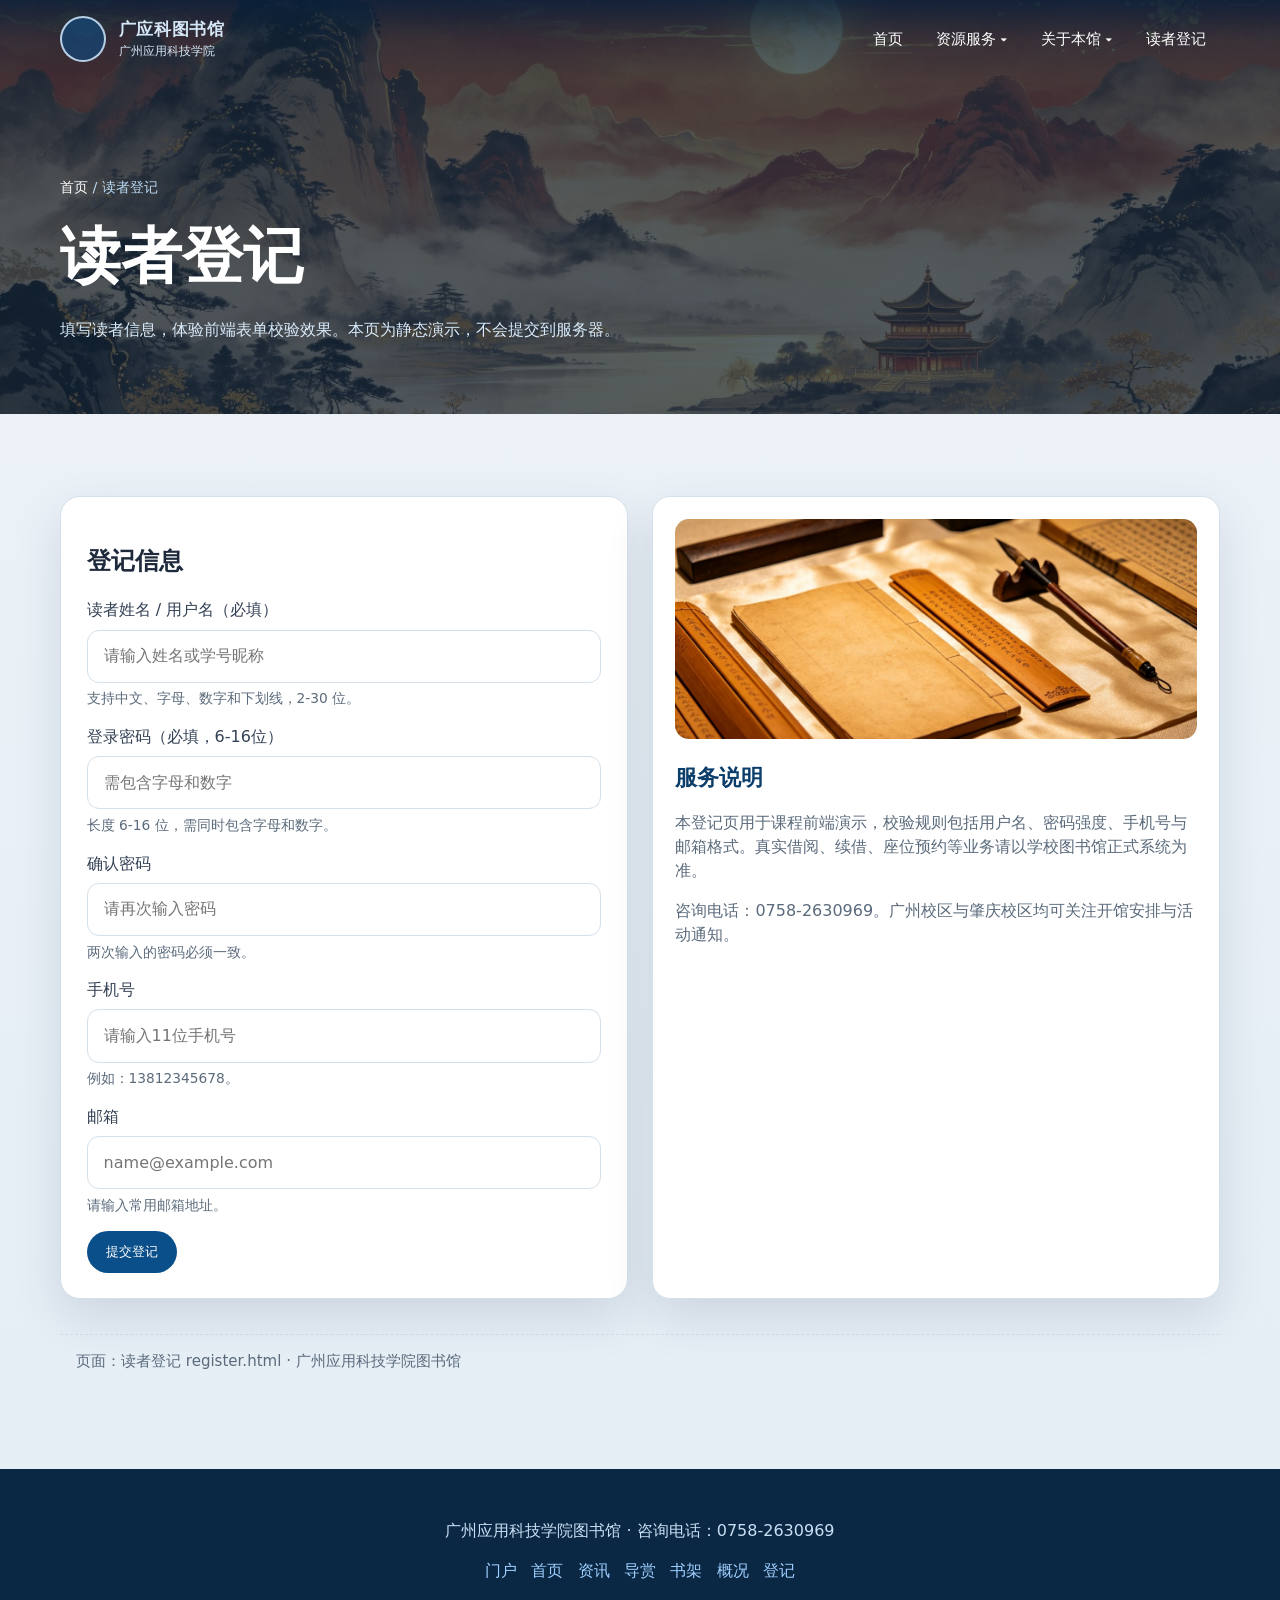
<file: register.html>
<!DOCTYPE html>
<html lang="zh-CN">
	<head>
	  <meta charset="UTF-8">
	  <meta name="viewport" content="width=device-width, initial-scale=1.0">
	  <title>读者登记 · 广应科图书馆</title>
	  <link rel="stylesheet" href="css/bootstrap.min.css">
	  <link rel="stylesheet" href="css/style.css">
	</head>
	<body>
		<header class="site-header">
		  <div class="container nav-wrap">
			<a class="brand" href="home.html" aria-label="返回首页">
			  <span class="brand-mark"></span>
			  <span><strong>广应科图书馆</strong><span>广州应用科技学院</span></span>
			</a>
			<button class="nav-toggle" type="button">菜单</button>
			<ul class="main-nav">
			  <li><a href="home.html">首页</a></li>
			  <li class="has-sub"><button class="menu-btn" type="button">资源服务 ▾</button>
				<ul class="submenu">
				  <li><a href="list.html">资讯速递</a></li>
				  <li><a href="content.html">阅读导赏</a></li>
				  <li><a href="toDoList.html">我的书架</a></li>
				</ul>
			  </li>
			  <li class="has-sub"><button class="menu-btn" type="button">关于本馆 ▾</button>
				<ul class="submenu">
				  <li><a href="group.html">本馆概况</a></li>
				  <li><a href="member1Work.html">站点说明</a></li>
				</ul>
			  </li>
			  <li><a href="register.html">读者登记</a></li>
			</ul>
		  </div>
		</header>

		<main>
		  <section class="page-hero"><div class="container"><div class="breadcrumb"><a href="home.html">首页</a> / 读者登记</div><h1>读者登记</h1><p>填写读者信息，体验前端表单校验效果。本页为静态演示，不会提交到服务器。</p></div></section>
		  <section class="section"><div class="container">
			<div class="row g-4">
			  <div class="col-md-6"><div class="form-panel"><h2>登记信息</h2>
				<form id="registerForm" novalidate>
				  <div class="field"><label for="username">读者姓名 / 用户名（必填）</label><input class="form-control" id="username" name="username" maxlength="30" placeholder="请输入姓名或学号昵称"><div class="hint" data-hint="username">支持中文、字母、数字和下划线，2-30 位。</div></div>
				  <div class="field"><label for="password">登录密码（必填，6-16位）</label><input class="form-control" id="password" name="password" type="password" minlength="6" maxlength="16" placeholder="需包含字母和数字"><div class="hint" data-hint="password">长度 6-16 位，需同时包含字母和数字。</div></div>
				  <div class="field"><label for="confirmPassword">确认密码</label><input class="form-control" id="confirmPassword" name="confirmPassword" type="password" minlength="6" maxlength="16" placeholder="请再次输入密码"><div class="hint" data-hint="confirmPassword">两次输入的密码必须一致。</div></div>
				  <div class="field"><label for="phone">手机号</label><input class="form-control" id="phone" name="phone" placeholder="请输入11位手机号"><div class="hint" data-hint="phone">例如：13812345678。</div></div>
				  <div class="field"><label for="email">邮箱</label><input class="form-control" id="email" name="email" placeholder="name@example.com"><div class="hint" data-hint="email">请输入常用邮箱地址。</div></div>
				  <button class="btn btn-primary" type="submit">提交登记</button><span id="registerResult" class="hint"></span>
				</form>
			  </div></div>
			  <div class="col-md-6"><article class="poem-card"><img src="img/thumb_books.jpg" alt="读者服务说明"><h3>服务说明</h3><p>本登记页用于课程前端演示，校验规则包括用户名、密码强度、手机号与邮箱格式。真实借阅、续借、座位预约等业务请以学校图书馆正式系统为准。</p><p>咨询电话：0758-2630969。广州校区与肇庆校区均可关注开馆安排与活动通知。</p></article></div>
			</div>
			<div class="author">页面：读者登记 register.html · 广州应用科技学院图书馆</div>
		  </div></section>
		</main>

		<footer class="site-footer">
		  <div class="container">
			<p>广州应用科技学院图书馆 · 咨询电话：0758-2630969</p>
			<p><a href="index.html">门户</a><a href="home.html">首页</a><a href="list.html">资讯</a><a href="content.html">导赏</a><a href="toDoList.html">书架</a><a href="group.html">概况</a><a href="register.html">登记</a></p>
		  </div>
		</footer>
		<script src="js/main.js"></script>
	</body>
</html>
</file>
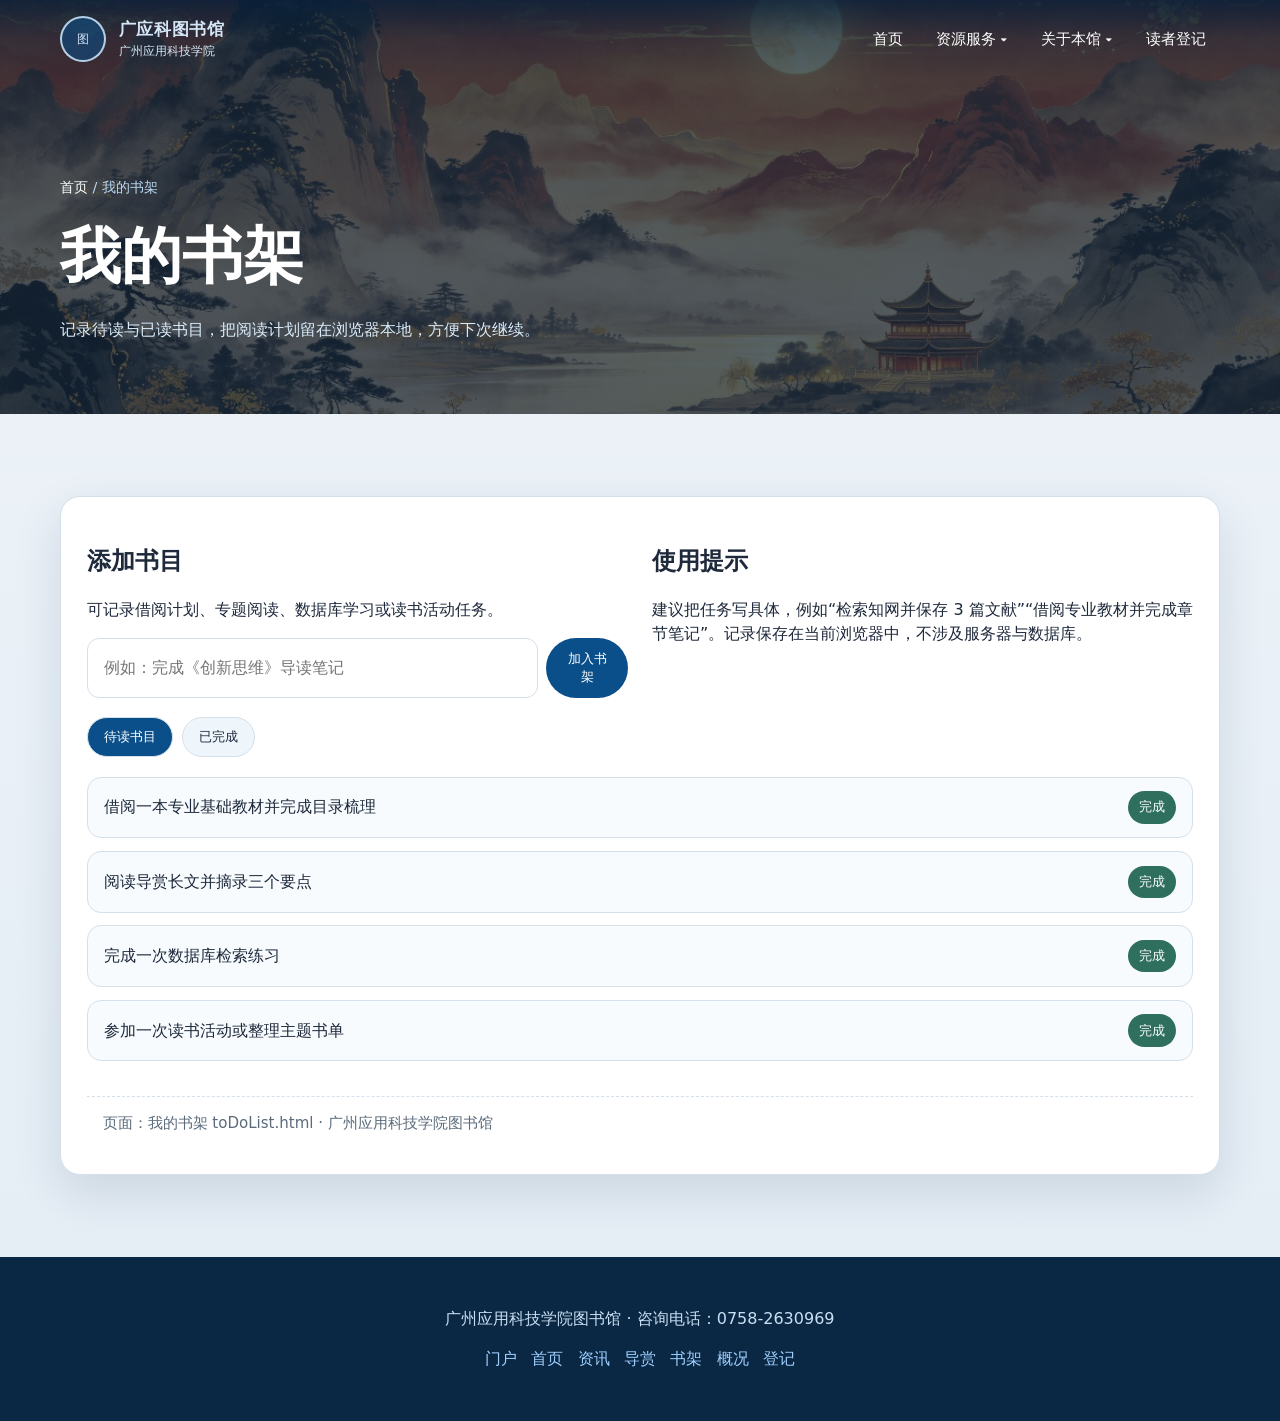
<file: toDoList.html>
<!DOCTYPE html>
<html lang="zh-CN">
	<head>
	  <meta charset="UTF-8">
	  <meta name="viewport" content="width=device-width, initial-scale=1.0">
	  <title>我的书架 · 广应科图书馆</title>
	  <link rel="stylesheet" href="css/bootstrap.min.css">
	  <link rel="stylesheet" href="css/style.css">
	</head>
	<body>
		<header class="site-header">
		  <div class="container nav-wrap">
			<a class="brand" href="home.html" aria-label="返回首页">
			  <span class="brand-mark">图</span>
			  <span><strong>广应科图书馆</strong><span>广州应用科技学院</span></span>
			</a>
			<button class="nav-toggle" type="button">菜单</button>
			<ul class="main-nav">
			  <li><a href="home.html">首页</a></li>
			  <li class="has-sub"><button class="menu-btn" type="button">资源服务 ▾</button>
				<ul class="submenu">
				  <li><a href="list.html">资讯速递</a></li>
				  <li><a href="content.html">阅读导赏</a></li>
				  <li><a href="toDoList.html">我的书架</a></li>
				</ul>
			  </li>
			  <li class="has-sub"><button class="menu-btn" type="button">关于本馆 ▾</button>
				<ul class="submenu">
				  <li><a href="group.html">本馆概况</a></li>
				  <li><a href="member1Work.html">站点说明</a></li>
				</ul>
			  </li>
			  <li><a href="register.html">读者登记</a></li>
			</ul>
		  </div>
		</header>

		<main>
		  <section class="page-hero"><div class="container"><div class="breadcrumb"><a href="home.html">首页</a> / 我的书架</div><h1>我的书架</h1><p>记录待读与已读书目，把阅读计划留在浏览器本地，方便下次继续。</p></div></section>
		  <section class="section"><div class="container">
			<div class="todo-panel">
			  <div class="row g-4">
				<div class="col-md-6">
				  <h2>添加书目</h2>
				  <p>可记录借阅计划、专题阅读、数据库学习或读书活动任务。</p>
				  <div class="d-flex gap-2"><input id="taskInput" class="form-control" type="text" placeholder="例如：完成《创新思维》导读笔记"><button id="addTask" class="btn btn-primary" type="button">加入书架</button></div>
				</div>
				<div class="col-md-6">
				  <h2>使用提示</h2>
				  <p>建议把任务写具体，例如“检索知网并保存 3 篇文献”“借阅专业教材并完成章节笔记”。记录保存在当前浏览器中，不涉及服务器与数据库。</p>
				</div>
			  </div>
			  <div class="tabs"><button class="tab active" data-tab="pending">待读书目</button><button class="tab" data-tab="done">已完成</button></div>
			  <div data-panel="pending"><ul id="pendingList" class="task-list"></ul></div>
			  <div data-panel="done" style="display:none"><ul id="doneList" class="task-list"></ul></div>
			  <div class="author">页面：我的书架 toDoList.html · 广州应用科技学院图书馆</div>
			</div>
		  </div></section>
		</main>

		<footer class="site-footer">
		  <div class="container">
			<p>广州应用科技学院图书馆 · 咨询电话：0758-2630969</p>
			<p><a href="index.html">门户</a><a href="home.html">首页</a><a href="list.html">资讯</a><a href="content.html">导赏</a><a href="toDoList.html">书架</a><a href="group.html">概况</a><a href="register.html">登记</a></p>
		  </div>
		</footer>
		<script src="js/main.js"></script>
	</body>
</html>
</file>
<file: css/portal.css>
/* 数字图书馆门户页（DeepSeek 风格入口） */
:root{
  --bg-top:#f4f8ff;
  --bg-bottom:#eef3fb;
  --ink:#1f2937;
  --muted:#6b7280;
  --line:#e5e7eb;
  --card:#ffffff;
  --blue:#4d6bfe;
  --blue-dark:#3b57e8;
  --chip:#f3f4f6;
}
*{box-sizing:border-box}
html,body{margin:0;min-height:100%;font-family:"Microsoft YaHei",system-ui,-apple-system,sans-serif;color:var(--ink);background:
  radial-gradient(circle at 20% 0%, #f7fbff 0%, transparent 40%),
  radial-gradient(circle at 80% 10%, #eef4ff 0%, transparent 35%),
  linear-gradient(180deg,var(--bg-top),var(--bg-bottom));}
body{
  background-image:
    linear-gradient(rgba(148,163,184,.08) 1px, transparent 1px),
    linear-gradient(90deg, rgba(148,163,184,.08) 1px, transparent 1px),
    linear-gradient(180deg,var(--bg-top),var(--bg-bottom));
  background-size:48px 48px, 48px 48px, auto;
}

.portal-header{
  height:64px;display:flex;align-items:center;justify-content:space-between;
  padding:0 clamp(18px,4vw,40px);
}
.portal-brand{display:flex;align-items:center;text-decoration:none;color:var(--ink)}
.portal-brand strong{font-size:1.05rem;letter-spacing:.02em}
.portal-brand span{display:block;font-size:.72rem;color:var(--muted);margin-top:1px}

.portal-main{
  min-height:calc(100vh - 64px);display:flex;flex-direction:column;align-items:center;
  justify-content:center;padding:24px 16px 48px;text-align:center;
}
.portal-note{margin:0 0 18px;color:#9ca3af;font-size:.9rem}
.portal-title{
  margin:0 0 34px;padding:0;width:fit-content;max-width:100%;
  display:inline-block;font-size:clamp(1.8rem,4.5vw,3rem);font-weight:400;
  font-family:"STLiti","华文隶书","LiSu","隶书","Microsoft YaHei",serif;
  letter-spacing:.18em;line-height:1.25;color:#111827;white-space:nowrap;
}
.title-space{display:inline;letter-spacing:.12em}
.title-part{
  display:inline;cursor:pointer;color:#111827;
  background-image:linear-gradient(90deg,#4d6bfe,#7aa2ff 42%,#111827 58%,#111827);
  background-size:220% 100%;
  background-position:100% 0;
  -webkit-background-clip:text;
  background-clip:text;
  -webkit-text-fill-color:transparent;
  transition:background-position .7s ease-in-out,text-shadow .7s ease-in-out;
}
.title-part:hover{
  background-position:0 0;
  text-shadow:0 0 0.75rem rgba(77,107,254,.35);
}

.agent-box{
  width:min(760px,94vw);background:var(--card);border:1px solid #e8ecf3;border-radius:24px;
  box-shadow:0 18px 50px rgba(59,92,180,.08);padding:18px 18px 14px;text-align:left;
}
.agent-box textarea{
  width:100%;min-height:72px;resize:none;border:0;outline:none;font:inherit;font-size:1.05rem;
  color:var(--ink);background:transparent;line-height:1.6;
}
.agent-box textarea::placeholder{color:#9ca3af}
.agent-toolbar{display:flex;align-items:center;justify-content:space-between;gap:12px;margin-top:8px}
.agent-chips{display:flex;gap:8px;flex-wrap:wrap}
.chip{
  border:1px solid var(--line);background:var(--chip);color:#4b5563;border-radius:999px;
  padding:.38rem .78rem;font-size:.86rem;cursor:default;user-select:none;
}
.chip.active{background:#eef2ff;border-color:#c7d2fe;color:#4338ca}
.send-btn{
  width:40px;height:40px;border:0;border-radius:50%;background:var(--blue);color:#fff;
  display:grid;place-items:center;cursor:pointer;transition:.2s;
}
.send-btn:hover{background:var(--blue-dark)}
.send-btn svg{width:18px;height:18px}

.portal-actions{
  width:min(760px,94vw);margin-top:28px;display:flex;justify-content:center;gap:14px;flex-wrap:wrap;
}
.action-btn{
  display:inline-flex;align-items:center;gap:8px;text-decoration:none;color:#374151;
  background:rgba(255,255,255,.72);border:1px solid #e5e7eb;border-radius:999px;
  padding:.72rem 1.15rem;font-size:.95rem;backdrop-filter:blur(8px);transition:.2s;
}
.action-btn:hover{background:#fff;border-color:#c7d2fe;color:#1d4ed8;transform:translateY(-1px)}
.action-btn svg{width:18px;height:18px;flex-shrink:0}

.agent-tip{
  margin-top:14px;min-height:1.2em;color:#9ca3af;font-size:.86rem;
}

@media (max-width:640px){
  .portal-title{margin-bottom:24px}
  .agent-box{padding:14px}
  .action-btn{width:100%;justify-content:center}
}
</file>
<file: css/style.css>
/* 广应科图书馆：统一样式 */
:root{
  --bg:#eef3f8;
  --paper:#ffffff;
  --ink:#1e293b;
  --muted:#5b6b7c;
  --line:#d5e0ea;
  --accent:#0b4f8a;
  --accent-2:#1d6fb8;
  --green:#2f6f5e;
  --shadow:0 18px 48px rgba(15,40,70,.12);
}
html{scroll-behavior:smooth}
body{background:linear-gradient(180deg,var(--bg),#e4edf5);color:var(--ink);min-height:100vh}
a{color:inherit}

/* 导航栏 */
.site-header{position:fixed;inset:0 0 auto 0;z-index:30;background:linear-gradient(180deg,rgba(8,32,58,.78),rgba(8,32,58,.2),transparent);transition:.35s}
.site-header.scrolled{background:rgba(8,40,72,.94);backdrop-filter:blur(10px);box-shadow:0 10px 30px rgba(0,0,0,.2)}
.nav-wrap{height:78px;display:flex;align-items:center;justify-content:space-between;color:#fff}
.brand{display:flex;align-items:center;gap:.8rem;text-decoration:none}
.brand-mark{width:46px;height:46px;border:2px solid rgba(200,224,245,.9);border-radius:50%;display:grid;place-items:center;font-family:serif;color:#e8f3ff;background:rgba(11,79,138,.55);font-size:.95rem}
.brand strong{display:block;font-size:1.05rem;letter-spacing:.04em}.brand span{font-size:.76rem;color:#d5e7f7}
.nav-toggle{display:none;background:rgba(255,255,255,.12);border:1px solid rgba(255,255,255,.35);color:#fff;border-radius:10px;padding:.5rem .7rem}
.main-nav{display:flex;align-items:center;gap:.35rem;list-style:none;margin:0;padding:0}
.main-nav>li{position:relative}
.main-nav a,.menu-btn{display:block;padding:.72rem .86rem;color:#fff;text-decoration:none;border-radius:999px;font-size:.94rem;cursor:pointer;border:0;background:transparent}
.main-nav a:hover,.menu-btn:hover{background:rgba(255,255,255,.16)}
.submenu{position:absolute;top:110%;left:0;min-width:190px;list-style:none;padding:.5rem;margin:0;background:rgba(255,255,255,.98);border:1px solid rgba(13,79,138,.2);border-radius:14px;box-shadow:var(--shadow);opacity:0;transform:translateY(14px) scale(.98);pointer-events:none;transition:.28s}
.has-sub.open .submenu{opacity:1;transform:translateY(0) scale(1);pointer-events:auto}
.submenu a{color:var(--ink);border-radius:10px}.submenu a:hover{background:#e8f2fb;color:var(--accent)}

/* 首页轮播英雄区 */
.hero{position:relative;min-height:100vh;overflow:hidden;background:#0a2744}
.slide{position:absolute;inset:0;background-size:cover;background-position:center;opacity:0;transform:scale(1.04);transition:opacity 1s ease,transform 6s ease}
.slide.active{opacity:1;transform:scale(1)}
.hero::after{content:"";position:absolute;inset:0;background:linear-gradient(90deg,rgba(8,32,58,.78),rgba(8,32,58,.35),rgba(8,32,58,.55))}
.hero-content{position:relative;z-index:2;min-height:100vh;display:flex;align-items:center;color:#fff;padding-top:84px}
.hero-copy{max-width:760px}.eyebrow{letter-spacing:.18em;color:#9fd0ff;font-size:1.2rem;margin:0;font-weight:600}.hero h1{font-family:"Microsoft YaHei",sans-serif;font-size:clamp(2.8rem,7vw,5.6rem);line-height:1.08;margin:.7rem 0;text-shadow:0 10px 30px rgba(0,0,0,.35)}.hero p{font-size:1.08rem;color:#e6f1fb;max-width:650px}
.carousel-dots{position:absolute;z-index:3;left:50%;bottom:110px;transform:translateX(-50%);display:flex;gap:.7rem}.dot{width:34px;height:5px;border:0;border-radius:10px;background:rgba(255,255,255,.46);cursor:pointer}.dot.active{background:#7ec2ff}
.quick-bar{position:absolute;z-index:3;left:0;right:0;bottom:0;background:rgba(8,56,98,.86);backdrop-filter:blur(10px);color:#fff}.quick-bar .container{display:flex;align-items:center;justify-content:center;gap:2rem;min-height:58px;flex-wrap:wrap}.quick-bar a{text-decoration:none;color:#fff;opacity:.92}

/* 通用区块 */
.section{padding:82px 0}.section-title{display:flex;align-items:end;justify-content:space-between;gap:1rem;margin-bottom:28px}.section-title h2{font-family:"Microsoft YaHei",sans-serif;font-size:2.1rem;margin:0;color:#0b3d6b}.section-title p{color:var(--muted);max-width:620px}

/* 服务卡片 */
.poem-card{background:var(--paper);border:1px solid var(--line);border-radius:18px;padding:1.4rem;box-shadow:var(--shadow);height:100%}.poem-card img{width:100%;height:220px;object-fit:cover;border-radius:14px}.poem-card h3{font-family:"Microsoft YaHei",sans-serif;font-size:1.35rem;margin:1rem 0 .4rem;color:#0b3d6b}.poem-card p{color:var(--muted)}

/* 深色服务条 */
.ink-band{background:#0b3d6b;color:#fff;position:relative;overflow:hidden}.ink-band::before{content:"";position:absolute;inset:auto -10% -45% -10%;height:70%;background:transparent}.ink-band .container{position:relative}
.ink-band .section-title h2{color:#fff}.ink-band .section-title p{color:#c9dff3}
.quote-grid{display:grid;grid-template-columns:repeat(4,1fr);gap:18px}.quote{border:1px solid rgba(180,214,242,.35);border-radius:16px;padding:1rem;background:rgba(255,255,255,.08)}.quote strong{display:block;color:#9fd0ff;margin-bottom:.4rem}

/* 内页顶部横幅 */
.page-hero{min-height:46vh;background:linear-gradient(rgba(8,32,58,.68),rgba(8,32,58,.68)),url("../img/hero_poetry.jpg") center/cover;color:#fff;display:flex;align-items:end;padding:120px 0 56px}.page-hero h1{font-family:"Microsoft YaHei",sans-serif;font-size:clamp(2.2rem,5vw,3.8rem);margin:0}.page-hero p{max-width:720px;color:#d9ebfb}
.breadcrumb{font-size:.9rem;color:#b9d6f0;margin-bottom:12px}.breadcrumb a{text-decoration:none;color:#fff}

/* 图文列表项 */
.list-item{display:grid;grid-template-columns:230px 1fr;gap:1.35rem;background:var(--paper);border:1px solid var(--line);border-radius:18px;padding:1rem;margin-bottom:20px;text-decoration:none;box-shadow:0 10px 30px rgba(15,40,70,.06);transition:.25s}.list-item:hover{transform:translateY(-4px);box-shadow:var(--shadow)}.list-item img{width:100%;height:160px;object-fit:cover;border-radius:14px}.list-item h3{font-family:"Microsoft YaHei",sans-serif;font-size:1.35rem;margin:.2rem 0;color:#0b3d6b}.meta{color:var(--accent-2);font-size:.9rem}

/* 内容文章区 */
.content-article{background:var(--paper);border:1px solid var(--line);border-radius:20px;padding:clamp(1.3rem,4vw,3rem);box-shadow:var(--shadow)}.content-article h2{font-family:"Microsoft YaHei",sans-serif;font-size:1.7rem;color:#0b3d6b}.content-article p{font-size:1.04rem;color:#334155;line-height:1.9}.content-article blockquote{margin:2rem 0;padding:1.2rem 1.5rem;border-left:5px solid var(--accent);background:#eaf3fb;color:#0b3d6b;border-radius:12px}

/* 任务面板与表单面板 */
.todo-panel,.form-panel{background:var(--paper);border:1px solid var(--line);border-radius:20px;padding:1.6rem;box-shadow:var(--shadow)}.tabs{display:flex;gap:.6rem;margin:1.2rem 0}.tab{border:1px solid var(--line);background:#eef5fb;color:var(--ink);padding:.65rem 1rem;border-radius:999px;cursor:pointer}.tab.active{background:var(--accent);color:#fff}.task-list{list-style:none;margin:0;padding:0;display:grid;gap:.8rem}.task-list li{display:flex;align-items:center;justify-content:space-between;gap:1rem;background:#f7fbfe;border:1px solid #d5e0ea;border-radius:14px;padding:.85rem 1rem}.task-list button{border:0;border-radius:999px;padding:.45rem .7rem;cursor:pointer;background:var(--green);color:#fff}.empty{color:var(--muted);padding:1rem;border:1px dashed var(--line);border-radius:14px;background:#f7fbfe}

/* 团队成员卡片与作品网格 */
.member-card{background:var(--paper);border:1px solid var(--line);border-radius:24px;padding:1.2rem;box-shadow:var(--shadow);height:100%}.member-card img{width:100%;aspect-ratio:1/1;object-fit:cover;border-radius:18px}.member-card h3{font-family:STKaiti,KaiTi,serif;font-size:1.65rem}.work-grid{display:grid;grid-template-columns:repeat(3,1fr);gap:22px}.work-card{display:block;text-decoration:none;background:var(--paper);border:1px solid var(--line);border-radius:20px;overflow:hidden;box-shadow:0 10px 30px rgba(57,33,15,.1);transition:.25s}.work-card:hover{transform:translateY(-5px);box-shadow:var(--shadow)}.work-card img{width:100%;height:170px;object-fit:cover}.work-card div{padding:1rem}

/* 表单字段 */
.field{margin-bottom:1rem}.field label{display:block;margin-bottom:.45rem;color:#334155}.hint{font-size:.86rem;margin-top:.35rem;color:var(--muted)}.hint.error{color:#a3271c}.hint.ok{color:#2f6f5e}

/* 页面底部 */
.author{margin-top:2.2rem;padding:.9rem 1rem;border-top:1px dashed var(--line);color:var(--muted);font-size:.94rem}.site-footer{background:#0a2744;color:#c9dff3;padding:34px 0;text-align:center}.site-footer a{color:#9fd0ff;text-decoration:none;margin:0 .45rem}

/* 站点说明页 */
.member-work-layout{display:grid;grid-template-columns:310px 1fr;gap:28px;align-items:start}
.profile-aside{background:var(--paper);border:1px solid var(--line);border-radius:20px;padding:1.5rem;text-align:center;box-shadow:var(--shadow);position:sticky;top:98px}
.avatar-small{width:150px;height:150px;object-fit:cover;object-position:center 20%;border-radius:50%;border:4px solid #d5e0ea;box-shadow:0 12px 30px rgba(15,40,70,.12);margin-bottom:1rem}
.profile-aside h2{font-family:"Microsoft YaHei",sans-serif;font-size:1.8rem;margin:.2rem 0;color:#0b3d6b}
.profile-tag{display:inline-block;margin:.2rem 0 1rem;padding:.3rem .75rem;border-radius:999px;background:#e8f2fb;color:#0b4f8a;font-size:.9rem}
.profile-aside p{color:var(--muted);line-height:1.85;text-align:left}
.work-list-panel{background:var(--paper);border:1px solid var(--line);border-radius:20px;padding:1.5rem;box-shadow:var(--shadow)}
.work-list-panel h2{font-family:"Microsoft YaHei",sans-serif;font-size:1.8rem;margin:.1rem 0 1rem;color:#0b3d6b}
.work-list-link{display:grid;grid-template-columns:58px 1fr;gap:1rem;align-items:start;padding:1rem;border:1px solid #d5e0ea;border-radius:16px;background:#f7fbfe;text-decoration:none;margin-bottom:1rem;transition:.25s}
.work-list-link:hover{transform:translateX(6px);box-shadow:0 12px 28px rgba(15,40,70,.1)}
.work-list-link span{width:44px;height:44px;border-radius:50%;display:grid;place-items:center;background:var(--accent);color:#fff;font-weight:700}
.work-list-link h3{font-family:"Microsoft YaHei",sans-serif;font-size:1.2rem;margin:0 0 .25rem;color:#0b3d6b}
.work-list-link p{margin:0;color:var(--muted);line-height:1.75}

/* 本馆概况页 */
.group-intro{margin-bottom:1.6rem}
.poetry-link-row{display:flex;justify-content:center;gap:1rem;flex-wrap:wrap;margin:0 0 1.6rem}
.group-member-detail{background:var(--paper);border:1px solid var(--line);border-radius:20px;padding:1.35rem;margin-bottom:1.6rem;box-shadow:var(--shadow)}
.group-member-detail img{width:78px;height:78px;object-fit:cover;border-radius:50%;border:3px solid #d5e0ea;display:block;margin:0 auto .6rem;box-shadow:0 6px 16px rgba(15,40,70,.12)}
.group-member-text{padding:1.2rem .4rem .2rem}
.group-member-text h2{font-family:"Microsoft YaHei",sans-serif;font-size:1.8rem;margin:.2rem 0;color:#0b3d6b}
.group-member-text p{color:#334155;line-height:1.9;font-size:1.02rem}

/* 响应式 */
@media (max-width:900px){
  .nav-toggle{display:block}
  .main-nav{position:absolute;top:78px;left:4%;right:4%;display:none;flex-direction:column;align-items:stretch;background:rgba(8,40,72,.96);padding:.8rem;border-radius:18px}
  .main-nav.show{display:flex}
  .submenu{position:static;display:none;opacity:1;transform:none;pointer-events:auto;box-shadow:none;margin:.2rem .4rem}
  .has-sub.open .submenu{display:block}
  .quote-grid,.work-grid{grid-template-columns:1fr 1fr}
  .list-item{grid-template-columns:1fr}
  .quick-bar .container{gap:1rem}
  .section-title{display:block}
  .member-work-layout{grid-template-columns:1fr}
  .profile-aside{position:static}
  .work-list-link{grid-template-columns:48px 1fr}
}
@media (max-width:620px){
  .hero h1{font-size:3rem}
  .quote-grid,.work-grid{grid-template-columns:1fr}
  .hero-content{align-items:end;padding-bottom:150px}
  .quick-bar .container{justify-content:flex-start}
  .list-item img{height:210px}
  .section{padding:56px 0}
}
</file>
